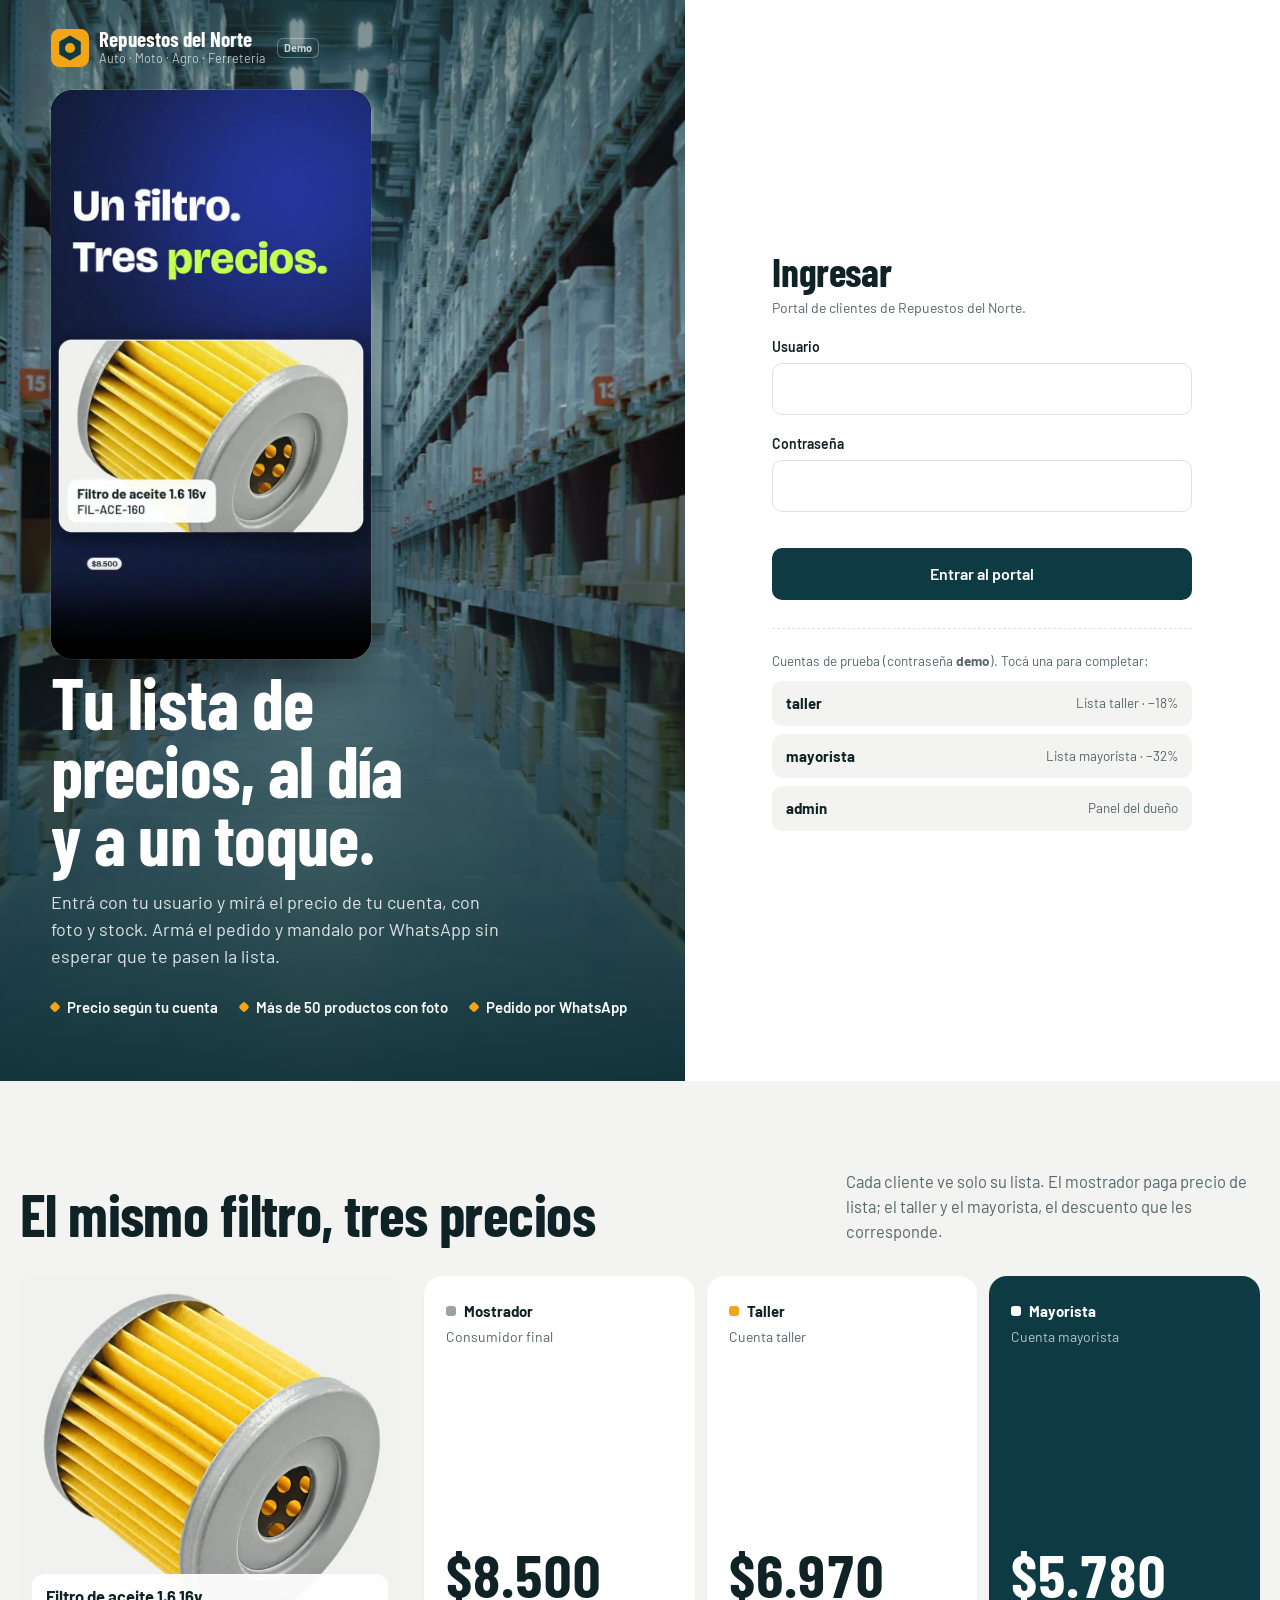
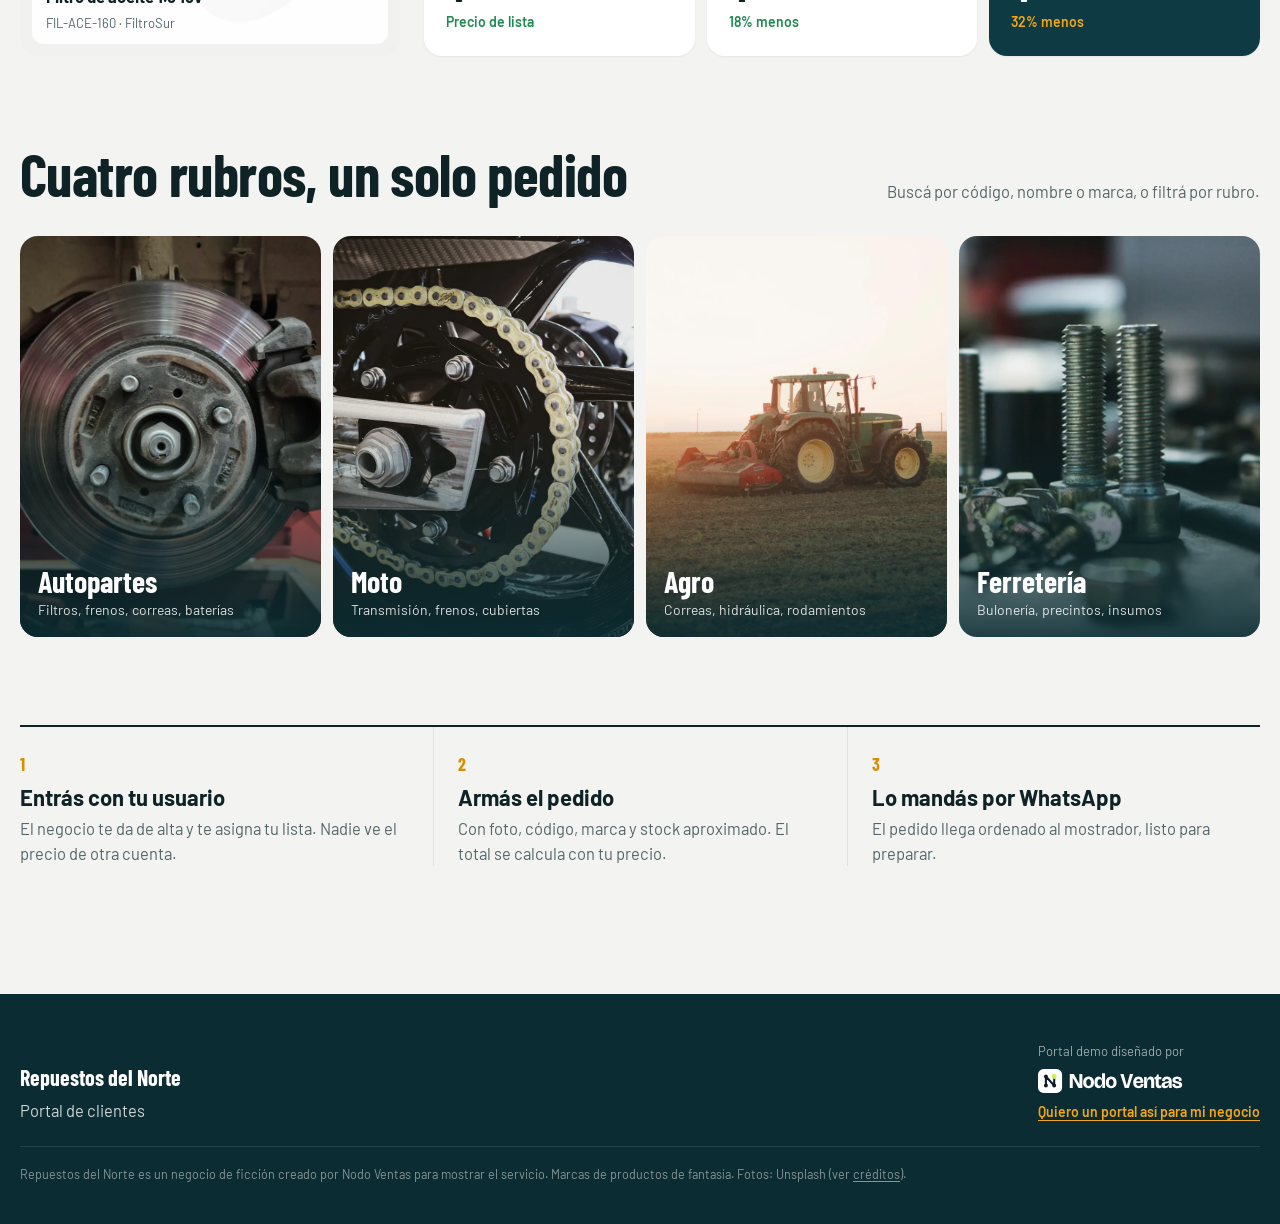
<file: index.html>
<!DOCTYPE html>
<html lang="es-AR">
<head>
  <meta charset="utf-8">
  <meta name="viewport" content="width=device-width, initial-scale=1, viewport-fit=cover">
  <title>Repuestos del Norte · Portal de clientes</title>
  <meta name="description" content="Portal de clientes de Repuestos del Norte: cada cliente entra con su usuario, ve su lista de precios con fotos y stock, y arma el pedido por WhatsApp. Sitio demo creado por Nodo Ventas.">
  <meta name="robots" content="noindex, nofollow">
  <meta name="theme-color" content="#0E3B43">
  <link rel="icon" href="favicon.svg" type="image/svg+xml">
  <link rel="preconnect" href="https://fonts.googleapis.com">
  <link rel="preconnect" href="https://fonts.gstatic.com" crossorigin>
  <link href="https://fonts.googleapis.com/css2?family=Barlow+Condensed:wght@600;700&family=Barlow:wght@400;500;600;700&display=swap" rel="stylesheet">
  <link rel="preload" as="image" href="img/fotos/deposito.webp">
  <link rel="stylesheet" href="css/app.css">
</head>
<body>
  <a class="skip" href="#login">Saltar al ingreso</a>
  <div class="landing">
    <section class="landing-photo on-dark">
      <img src="img/fotos/deposito.webp" alt="Depósito con estanterías altas llenas de mercadería" width="1800" height="1100" fetchpriority="high">
      <div class="landing-top">
        <a class="brand" href="index.html">
          <svg class="mark" viewBox="0 0 64 64" aria-hidden="true"><rect width="64" height="64" rx="14" fill="#F2A516"/><path d="M32 11l18.2 10.5v21L32 53 13.8 42.5v-21z" fill="#0E3B43"/><circle cx="32" cy="32" r="8.5" fill="#F2A516"/></svg>
          <span><b>Repuestos del Norte</b><small>Auto · Moto · Agro · Ferretería</small></span>
        </a>
        <a class="demo-tag" href="oferta/" title="Sitio demo hecho por Nodo Ventas">Demo</a>
      </div>
      <div class="hero-video">
        <video src="video/nodo_ventas_portal_repuestos_v2_9x16.mp4" poster="video/nodo_ventas_portal_repuestos_v2_poster.jpg" muted autoplay loop playsinline webkit-playsinline controls preload="metadata" title="Video de la demo Repuestos del Norte, hecha por Nodo Ventas"></video>
      </div>
      <div class="landing-copy">
        <h1>Tu lista de precios, al día y a un toque.</h1>
        <p>Entrá con tu usuario y mirá el precio de tu cuenta, con foto y stock. Armá el pedido y mandalo por WhatsApp sin esperar que te pasen la lista.</p>
        <ul class="landing-facts">
          <li>Precio según tu cuenta</li>
          <li>Más de 50 productos con foto</li>
          <li>Pedido por WhatsApp</li>
        </ul>
      </div>
    </section>

    <section class="landing-form" id="login">
      <div class="login-card">
        <h2>Ingresar</h2>
        <p class="hint">Portal de clientes de Repuestos del Norte.</p>
        <form id="login-form" novalidate>
          <label for="usuario">Usuario</label>
          <input class="field" id="usuario" name="usuario" autocomplete="username" autocapitalize="none" required>
          <label for="password">Contraseña</label>
          <input class="field" id="password" name="password" type="password" autocomplete="current-password" required>
          <p class="err" id="login-err" role="alert"></p>
          <button class="btn btn-primary" type="submit">Entrar al portal</button>
        </form>
        <div class="demo-users">
          <p>Cuentas de prueba (contraseña <b>demo</b>). Tocá una para completar:</p>
          <div class="chips">
            <button class="chip" type="button" data-user="taller"><b>taller</b><span>Lista taller · −18%</span></button>
            <button class="chip" type="button" data-user="mayorista"><b>mayorista</b><span>Lista mayorista · −32%</span></button>
            <button class="chip" type="button" data-user="admin"><b>admin</b><span>Panel del dueño</span></button>
          </div>
        </div>
      </div>
    </section>
  </div>

  <main>
    <section class="band">
      <div class="wrap">
        <div class="band-head">
          <h2>El mismo filtro, tres precios</h2>
          <p>Cada cliente ve solo su lista. El mostrador paga precio de lista; el taller y el mayorista, el descuento que les corresponde.</p>
        </div>
        <div class="compare">
          <figure class="compare-photo" style="margin:0">
            <img src="img/fotos/filtro-aceite.webp" alt="Filtro de aceite" loading="lazy" width="900" height="900">
            <figcaption><b id="cmp-name">Filtro de aceite 1.6 16v</b><span id="cmp-code">FIL-ACE-160 · FiltroSur</span></figcaption>
          </figure>
          <div class="tiers">
            <div class="tier t-c"><div><div class="tier-name"><i></i>Mostrador</div><div class="who">Consumidor final</div></div><div><div class="amt" id="cmp-c">$8.500</div><div class="off">Precio de lista</div></div></div>
            <div class="tier t-t"><div><div class="tier-name"><i></i>Taller</div><div class="who">Cuenta taller</div></div><div><div class="amt" id="cmp-t">$6.970</div><div class="off">18% menos</div></div></div>
            <div class="tier t-m"><div><div class="tier-name"><i></i>Mayorista</div><div class="who">Cuenta mayorista</div></div><div><div class="amt" id="cmp-m">$5.780</div><div class="off">32% menos</div></div></div>
          </div>
        </div>
      </div>
    </section>

    <section class="band" style="padding-top:0">
      <div class="wrap">
        <div class="band-head"><h2>Cuatro rubros, un solo pedido</h2><p>Buscá por código, nombre o marca, o filtrá por rubro.</p></div>
        <div class="rubros">
          <div class="rubro"><img src="img/fotos/freno-caliper.webp" alt="Disco y caliper de freno" loading="lazy"><div><h3>Autopartes</h3><span>Filtros, frenos, correas, baterías</span></div></div>
          <div class="rubro"><img src="img/fotos/moto-cadena.webp" alt="Cadena y corona de moto" loading="lazy"><div><h3>Moto</h3><span>Transmisión, frenos, cubiertas</span></div></div>
          <div class="rubro"><img src="img/fotos/tractor.webp" alt="Tractor trabajando en el campo" loading="lazy"><div><h3>Agro</h3><span>Correas, hidráulica, rodamientos</span></div></div>
          <div class="rubro"><img src="img/fotos/tornillos.webp" alt="Bulones y tuercas" loading="lazy"><div><h3>Ferretería</h3><span>Bulonería, precintos, insumos</span></div></div>
        </div>
      </div>
    </section>

    <section class="band" style="padding-top:0">
      <div class="wrap">
        <div class="how">
          <article><b>1</b><h3>Entrás con tu usuario</h3><p>El negocio te da de alta y te asigna tu lista. Nadie ve el precio de otra cuenta.</p></article>
          <article><b>2</b><h3>Armás el pedido</h3><p>Con foto, código, marca y stock aproximado. El total se calcula con tu precio.</p></article>
          <article><b>3</b><h3>Lo mandás por WhatsApp</h3><p>El pedido llega ordenado al mostrador, listo para preparar.</p></article>
        </div>
      </div>
    </section>
  </main>

  <footer class="site-foot">
    <div class="wrap">
      <div><b style="color:#fff;font-family:var(--display);font-size:22px">Repuestos del Norte</b><p style="margin-top:4px">Portal de clientes</p></div>
      <div class="made-by">
        <span>Portal demo diseñado por</span>
        <a href="oferta/" aria-label="Nodo Ventas, ver la oferta"><img src="img/nodo/nodo-ventas-logo-blanco.svg" alt="Nodo Ventas" width="146" height="24"></a>
        <a class="link" href="oferta/">Quiero un portal así para mi negocio</a>
      </div>
      <p class="legal">Repuestos del Norte es un negocio de ficción creado por Nodo Ventas para mostrar el servicio. Marcas de productos de fantasía. Fotos: Unsplash (ver <a href="CREDITS.md">créditos</a>).</p>
    </div>
  </footer>
  <script src="js/products.js"></script>
  <script src="js/core.js"></script>
  <script src="js/login.js"></script>
</body>
</html>
</file>
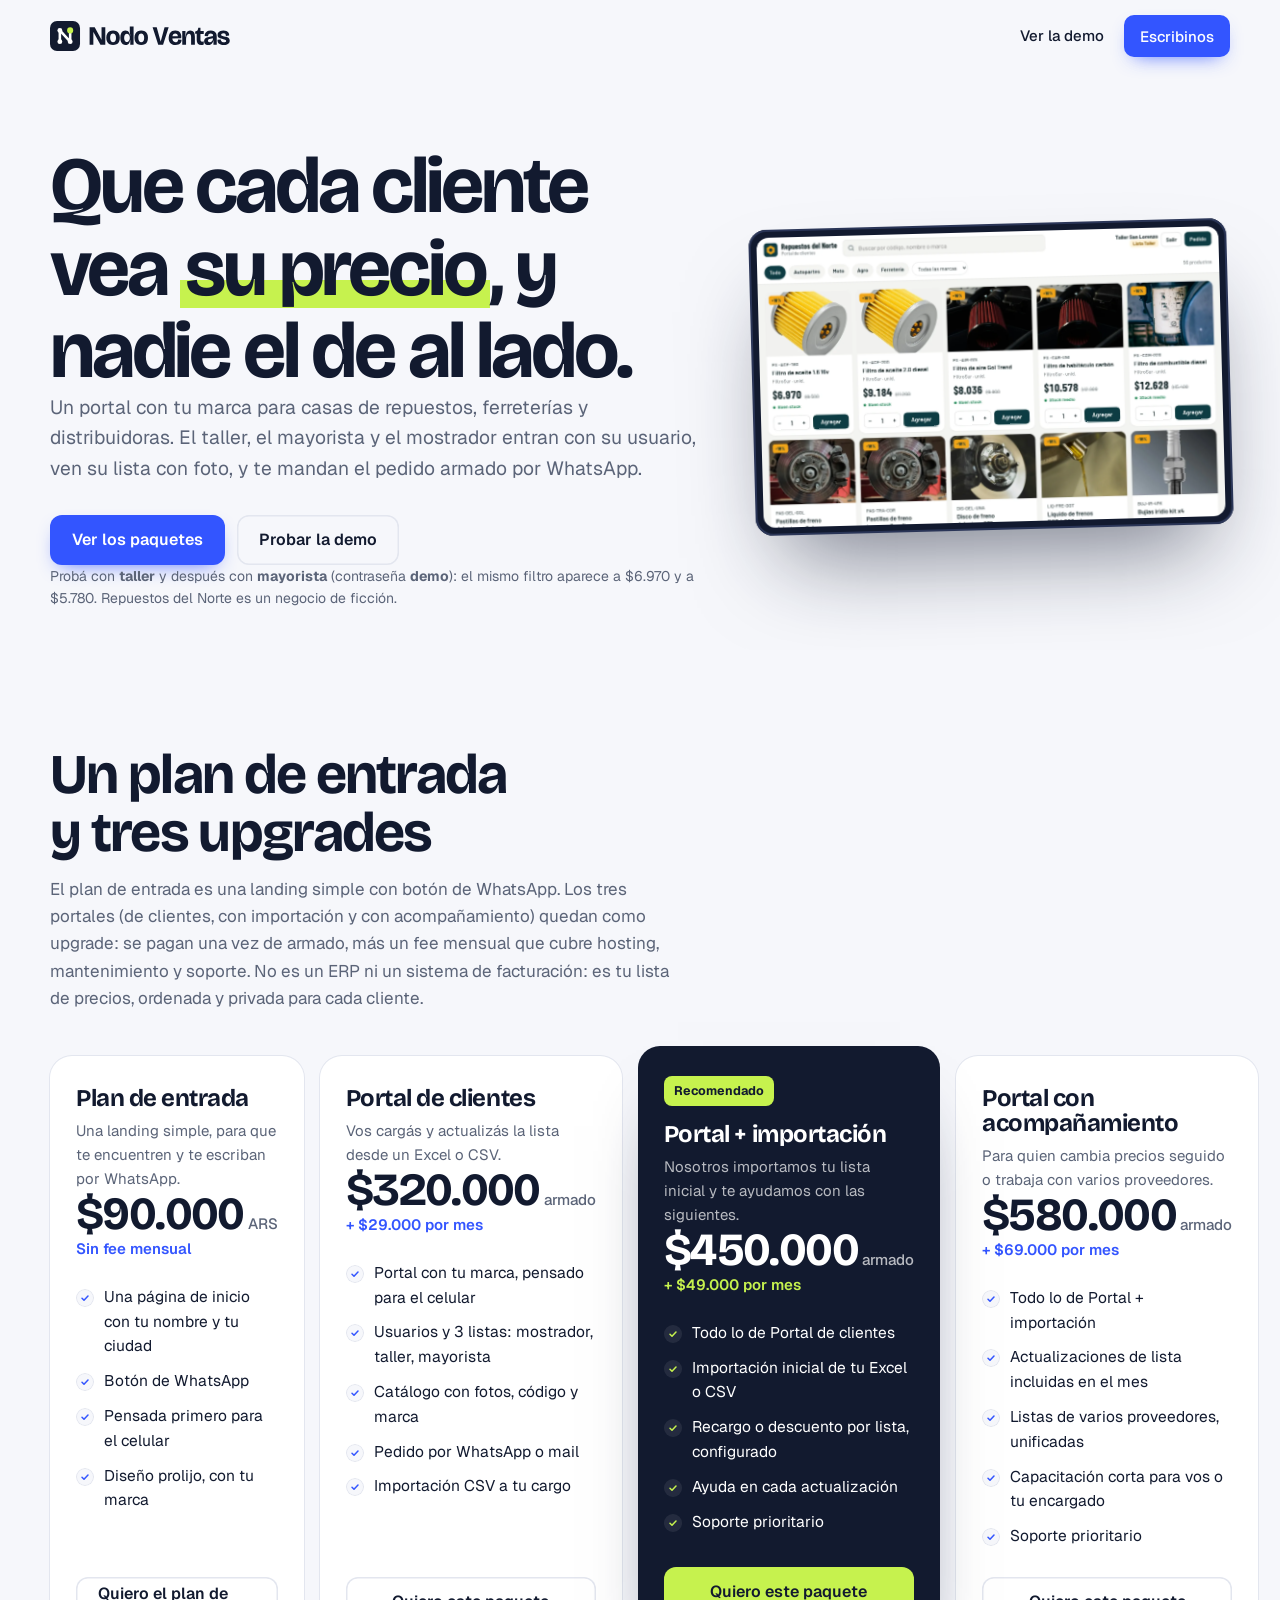
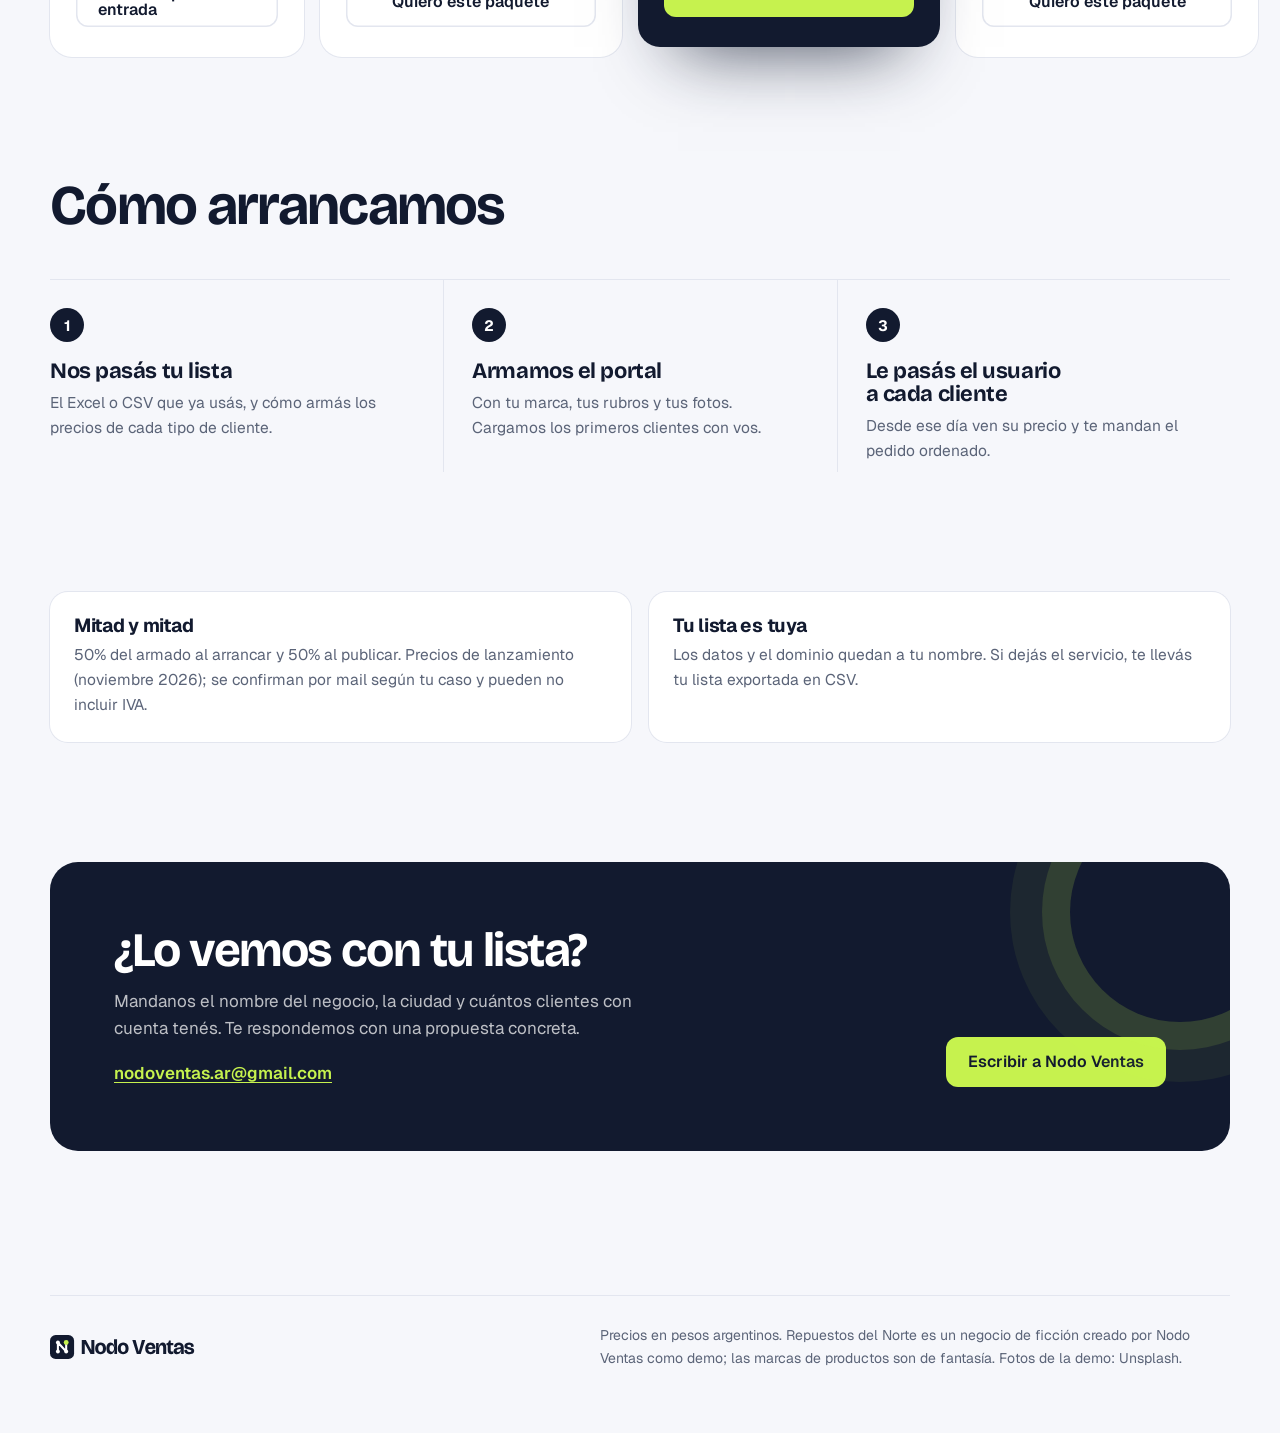
<file: oferta/index.html>
<!DOCTYPE html>
<html lang="es-AR">
<head>
  <meta charset="utf-8">
  <meta name="viewport" content="width=device-width, initial-scale=1">
  <title>Portal de precios para casas de repuestos · Nodo Ventas</title>
  <meta name="description" content="Nodo Ventas arma portales de precios para casas de repuestos, ferreterías y distribuidoras del interior: cada cliente entra con su usuario, ve su lista con fotos y manda el pedido por WhatsApp. Armado más fee mensual.">
  <meta name="robots" content="noindex, nofollow">
  <meta name="theme-color" content="#F6F7FB">
  <link rel="icon" href="../img/nodo/favicon.svg" type="image/svg+xml">
  <link rel="preconnect" href="https://fonts.googleapis.com">
  <link rel="preconnect" href="https://fonts.gstatic.com" crossorigin>
  <link href="https://fonts.googleapis.com/css2?family=Bricolage+Grotesque:opsz,wght@12..96,600..800&family=Geist:wght@400..700&display=swap" rel="stylesheet">
  <link rel="stylesheet" href="../nodo.css">
</head>
<body class="nv">
  <header class="nv-header">
    <div class="nv-wrap">
      <a class="nv-logo" href="./"><img src="../img/nodo/nodo-ventas-logo.svg" alt="Nodo Ventas" width="182" height="30"></a>
      <nav class="nv-nav">
        <a class="nv-hide-sm" href="../">Ver la demo</a>
        <a class="nv-btn nv-btn-primary" href="mailto:nodoventas.ar@gmail.com?subject=Portal%20de%20precios%20para%20mi%20negocio">Escribinos</a>
      </nav>
    </div>
  </header>

  <main>
    <section class="nv-hero">
      <div class="nv-wrap">
        <div>
          <h1>Que cada cliente vea <span class="nv-mark">su precio</span>, y nadie el de al lado.</h1>
          <p class="nv-lead">Un portal con tu marca para casas de repuestos, ferreterías y distribuidoras. El taller, el mayorista y el mostrador entran con su usuario, ven su lista con foto, y te mandan el pedido armado por WhatsApp.</p>
          <div class="nv-cta-row">
            <a class="nv-btn nv-btn-primary" href="#paquetes">Ver los paquetes</a>
            <a class="nv-btn nv-btn-line" href="../">Probar la demo</a>
          </div>
          <p class="nv-note">Probá con <b>taller</b> y después con <b>mayorista</b> (contraseña <b>demo</b>): el mismo filtro aparece a $6.970 y a $5.780. Repuestos del Norte es un negocio de ficción.</p>
        </div>
        <div class="nv-device nv-device-wide"><img src="../img/nodo/demo-catalogo.webp" alt="Catálogo del portal con precios de la lista taller" width="1280" height="820"></div>
      </div>
    </section>

    <section class="nv-section" id="paquetes">
      <div class="nv-wrap">
        <div class="nv-head">
          <h2>Un plan de entrada y tres upgrades</h2>
          <p>El plan de entrada es una landing simple con botón de WhatsApp. Los tres portales (de clientes, con importación y con acompañamiento) quedan como upgrade: se pagan una vez de armado, más un fee mensual que cubre hosting, mantenimiento y soporte. No es un ERP ni un sistema de facturación: es tu lista de precios, ordenada y privada para cada cliente.</p>
        </div>
        <div class="nv-plans">
          <article class="nv-plan">
            <h3>Plan de entrada</h3>
            <p class="nv-for">Una landing simple, para que te encuentren y te escriban por WhatsApp.</p>
            <p class="nv-price">$90.000<small>ARS</small></p>
            <p class="nv-fee">Sin fee mensual</p>
            <ul>
              <li>Una página de inicio con tu nombre y tu ciudad</li>
              <li>Botón de WhatsApp</li>
              <li>Pensada primero para el celular</li>
              <li>Diseño prolijo, con tu marca</li>
            </ul>
            <a class="nv-btn nv-btn-line" href="mailto:nodoventas.ar@gmail.com?subject=Plan%20de%20entrada">Quiero el plan de entrada</a>
          </article>
          <article class="nv-plan">
            <h3>Portal de clientes</h3>
            <p class="nv-for">Vos cargás y actualizás la lista desde un Excel o CSV.</p>
            <p class="nv-price">$320.000<small>armado</small></p>
            <p class="nv-fee">+ $29.000 por mes</p>
            <ul>
              <li>Portal con tu marca, pensado para el celular</li>
              <li>Usuarios y 3 listas: mostrador, taller, mayorista</li>
              <li>Catálogo con fotos, código y marca</li>
              <li>Pedido por WhatsApp o mail</li>
              <li>Importación CSV a tu cargo</li>
            </ul>
            <a class="nv-btn nv-btn-line" href="mailto:nodoventas.ar@gmail.com?subject=Paquete%20Portal%20de%20clientes">Quiero este paquete</a>
          </article>
          <article class="nv-plan nv-featured">
            <span class="nv-flag">Recomendado</span>
            <h3>Portal + importación</h3>
            <p class="nv-for">Nosotros importamos tu lista inicial y te ayudamos con las siguientes.</p>
            <p class="nv-price">$450.000<small>armado</small></p>
            <p class="nv-fee">+ $49.000 por mes</p>
            <ul>
              <li>Todo lo de Portal de clientes</li>
              <li>Importación inicial de tu Excel o CSV</li>
              <li>Recargo o descuento por lista, configurado</li>
              <li>Ayuda en cada actualización</li>
              <li>Soporte prioritario</li>
            </ul>
            <a class="nv-btn nv-btn-lime" href="mailto:nodoventas.ar@gmail.com?subject=Paquete%20Portal%20%2B%20importacion">Quiero este paquete</a>
          </article>
          <article class="nv-plan">
            <h3>Portal con acompañamiento</h3>
            <p class="nv-for">Para quien cambia precios seguido o trabaja con varios proveedores.</p>
            <p class="nv-price">$580.000<small>armado</small></p>
            <p class="nv-fee">+ $69.000 por mes</p>
            <ul>
              <li>Todo lo de Portal + importación</li>
              <li>Actualizaciones de lista incluidas en el mes</li>
              <li>Listas de varios proveedores, unificadas</li>
              <li>Capacitación corta para vos o tu encargado</li>
              <li>Soporte prioritario</li>
            </ul>
            <a class="nv-btn nv-btn-line" href="mailto:nodoventas.ar@gmail.com?subject=Paquete%20Portal%20con%20acompanamiento">Quiero este paquete</a>
          </article>
        </div>
      </div>
    </section>

    <section class="nv-section" style="padding-top:24px">
      <div class="nv-wrap">
        <div class="nv-head"><h2>Cómo arrancamos</h2></div>
        <div class="nv-steps">
          <div class="nv-step"><h3>Nos pasás tu lista</h3><p>El Excel o CSV que ya usás, y cómo armás los precios de cada tipo de cliente.</p></div>
          <div class="nv-step"><h3>Armamos el portal</h3><p>Con tu marca, tus rubros y tus fotos. Cargamos los primeros clientes con vos.</p></div>
          <div class="nv-step"><h3>Le pasás el usuario a cada cliente</h3><p>Desde ese día ven su precio y te mandan el pedido ordenado.</p></div>
        </div>
      </div>
    </section>

    <section class="nv-section" style="padding-top:24px">
      <div class="nv-wrap nv-terms">
        <div class="nv-term"><h3>Mitad y mitad</h3><p>50% del armado al arrancar y 50% al publicar. Precios de lanzamiento (noviembre 2026); se confirman por mail según tu caso y pueden no incluir IVA.</p></div>
        <div class="nv-term"><h3>Tu lista es tuya</h3><p>Los datos y el dominio quedan a tu nombre. Si dejás el servicio, te llevás tu lista exportada en CSV.</p></div>
      </div>
    </section>

    <section class="nv-section" style="padding-top:24px">
      <div class="nv-wrap">
        <div class="nv-cta">
          <div>
            <h2>¿Lo vemos con tu lista?</h2>
            <p>Mandanos el nombre del negocio, la ciudad y cuántos clientes con cuenta tenés. Te respondemos con una propuesta concreta.</p>
            <a class="nv-mail" href="mailto:nodoventas.ar@gmail.com">nodoventas.ar@gmail.com</a>
          </div>
          <a class="nv-btn nv-btn-lime" href="mailto:nodoventas.ar@gmail.com?subject=Portal%20de%20precios%20para%20mi%20negocio">Escribir a Nodo Ventas</a>
        </div>
      </div>
    </section>
  </main>

  <footer class="nv-footer">
    <div class="nv-wrap">
      <img src="../img/nodo/nodo-ventas-logo.svg" alt="Nodo Ventas" width="146" height="24">
      <p class="nv-disclaimer">Precios en pesos argentinos. Repuestos del Norte es un negocio de ficción creado por Nodo Ventas como demo; las marcas de productos son de fantasía. Fotos de la demo: Unsplash.</p>
    </div>
  </footer>
  <script>
    const h = document.querySelector(".nv-header");
    addEventListener("scroll", () => h.classList.toggle("scrolled", scrollY > 8), { passive: true });
  </script>
</body>
</html>
</file>
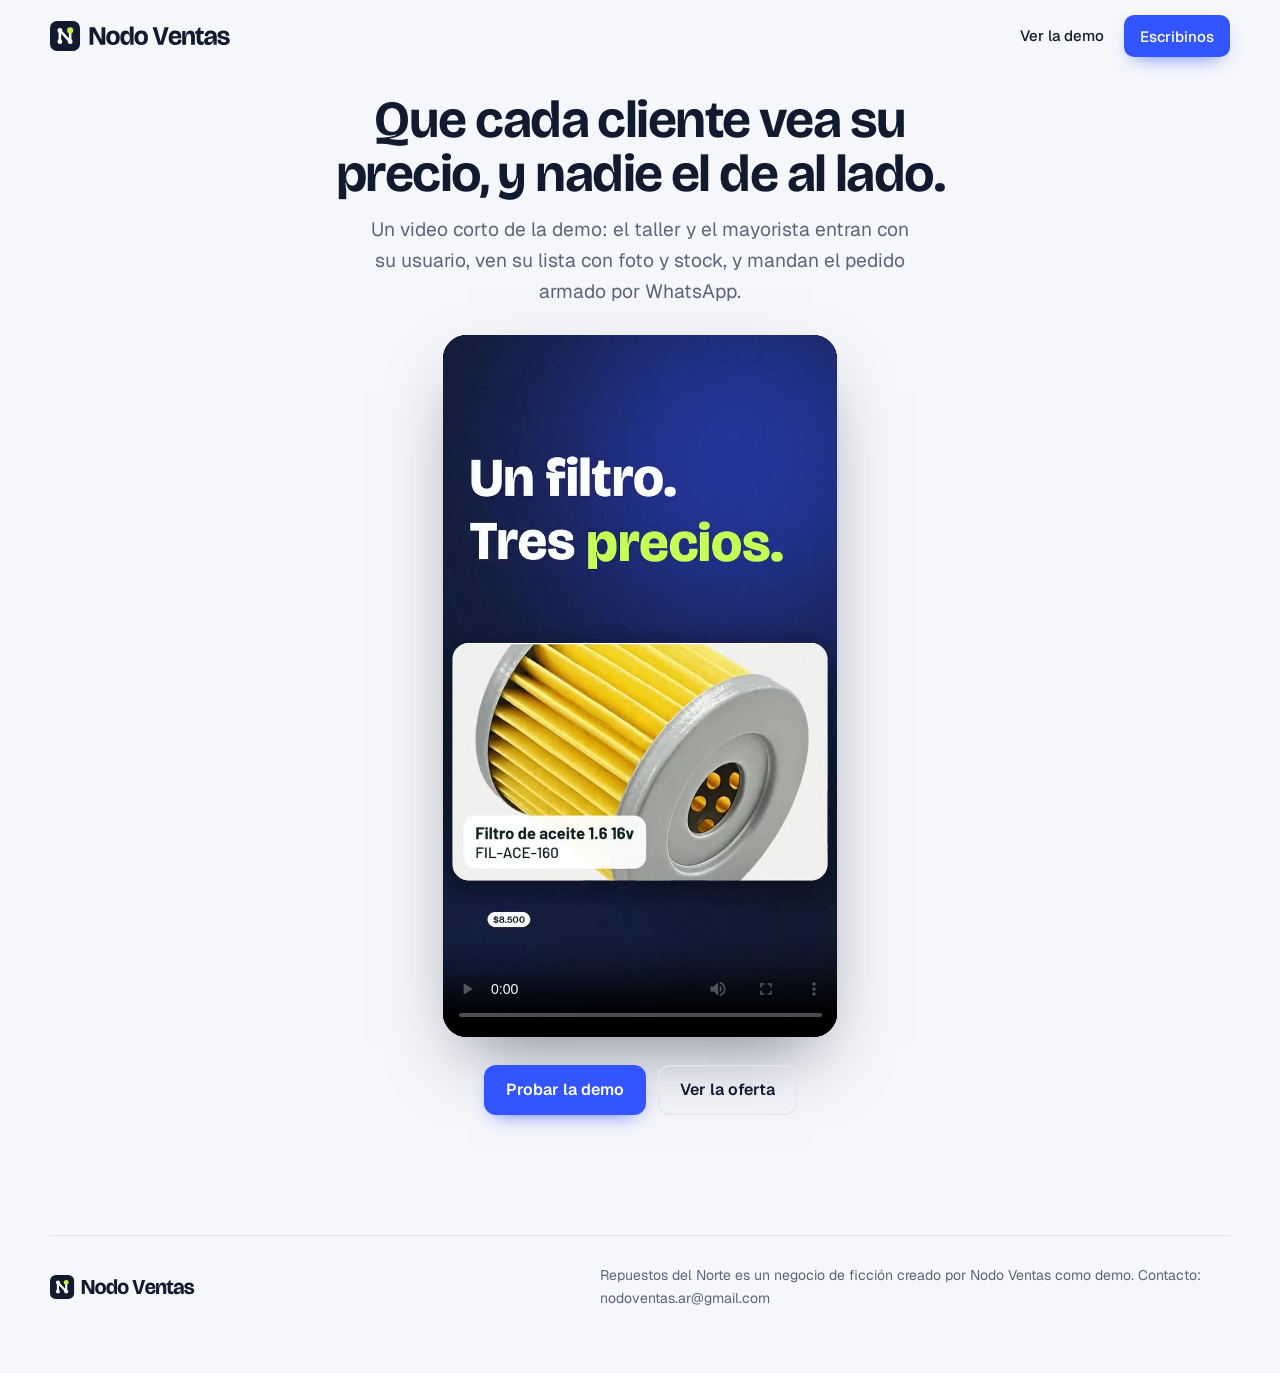
<file: video/index.html>
<!DOCTYPE html>
<html lang="es-AR">
<head>
  <meta charset="utf-8">
  <meta name="viewport" content="width=device-width, initial-scale=1, viewport-fit=cover">
  <title>Video · Portal de precios para casas de repuestos · Nodo Ventas</title>
  <meta name="description" content="Mirá en un minuto cómo queda un portal de precios: cada cliente entra con su usuario, ve su lista con foto y manda el pedido por WhatsApp. Demo de Nodo Ventas.">
  <meta name="robots" content="noindex, nofollow">
  <meta name="theme-color" content="#F6F7FB">
  <link rel="icon" href="../img/nodo/favicon.svg" type="image/svg+xml">
  <link rel="preconnect" href="https://fonts.googleapis.com">
  <link rel="preconnect" href="https://fonts.gstatic.com" crossorigin>
  <link href="https://fonts.googleapis.com/css2?family=Bricolage+Grotesque:opsz,wght@12..96,600..800&family=Geist:wght@400..700&display=swap" rel="stylesheet">
  <link rel="stylesheet" href="../nodo.css">
</head>
<body class="nv">
  <header class="nv-header">
    <div class="nv-wrap">
      <a class="nv-logo" href="../oferta/"><img src="../img/nodo/nodo-ventas-logo.svg" alt="Nodo Ventas" width="182" height="30"></a>
      <nav class="nv-nav">
        <a class="nv-hide-sm" href="../">Ver la demo</a>
        <a class="nv-btn nv-btn-primary" href="mailto:nodoventas.ar@gmail.com?subject=Portal%20de%20precios%20para%20mi%20negocio">Escribinos</a>
      </nav>
    </div>
  </header>

  <main class="nv-watch">
    <div class="nv-wrap">
      <h1>Que cada cliente vea <span class="nv-mark">su precio</span>, y nadie el de al lado.</h1>
      <p class="nv-lead">Un video corto de la demo: el taller y el mayorista entran con su usuario, ven su lista con foto y stock, y mandan el pedido armado por WhatsApp.</p>
      <div class="nv-player">
        <video src="nodo_ventas_portal_repuestos_v2_9x16.mp4" poster="nodo_ventas_portal_repuestos_v2_poster.jpg" controls playsinline webkit-playsinline preload="metadata" title="Video de la demo Repuestos del Norte, hecha por Nodo Ventas"></video>
      </div>
      <div class="nv-cta-row">
        <a class="nv-btn nv-btn-primary" href="../">Probar la demo</a>
        <a class="nv-btn nv-btn-line" href="../oferta/">Ver la oferta</a>
      </div>
    </div>
  </main>

  <footer class="nv-footer">
    <div class="nv-wrap">
      <img src="../img/nodo/nodo-ventas-logo.svg" alt="Nodo Ventas" width="146" height="24">
      <p class="nv-disclaimer">Repuestos del Norte es un negocio de ficción creado por Nodo Ventas como demo. Contacto: nodoventas.ar@gmail.com</p>
    </div>
  </footer>
  <script>
    const h = document.querySelector(".nv-header");
    addEventListener("scroll", () => h.classList.toggle("scrolled", scrollY > 8), { passive: true });
  </script>
</body>
</html>
</file>
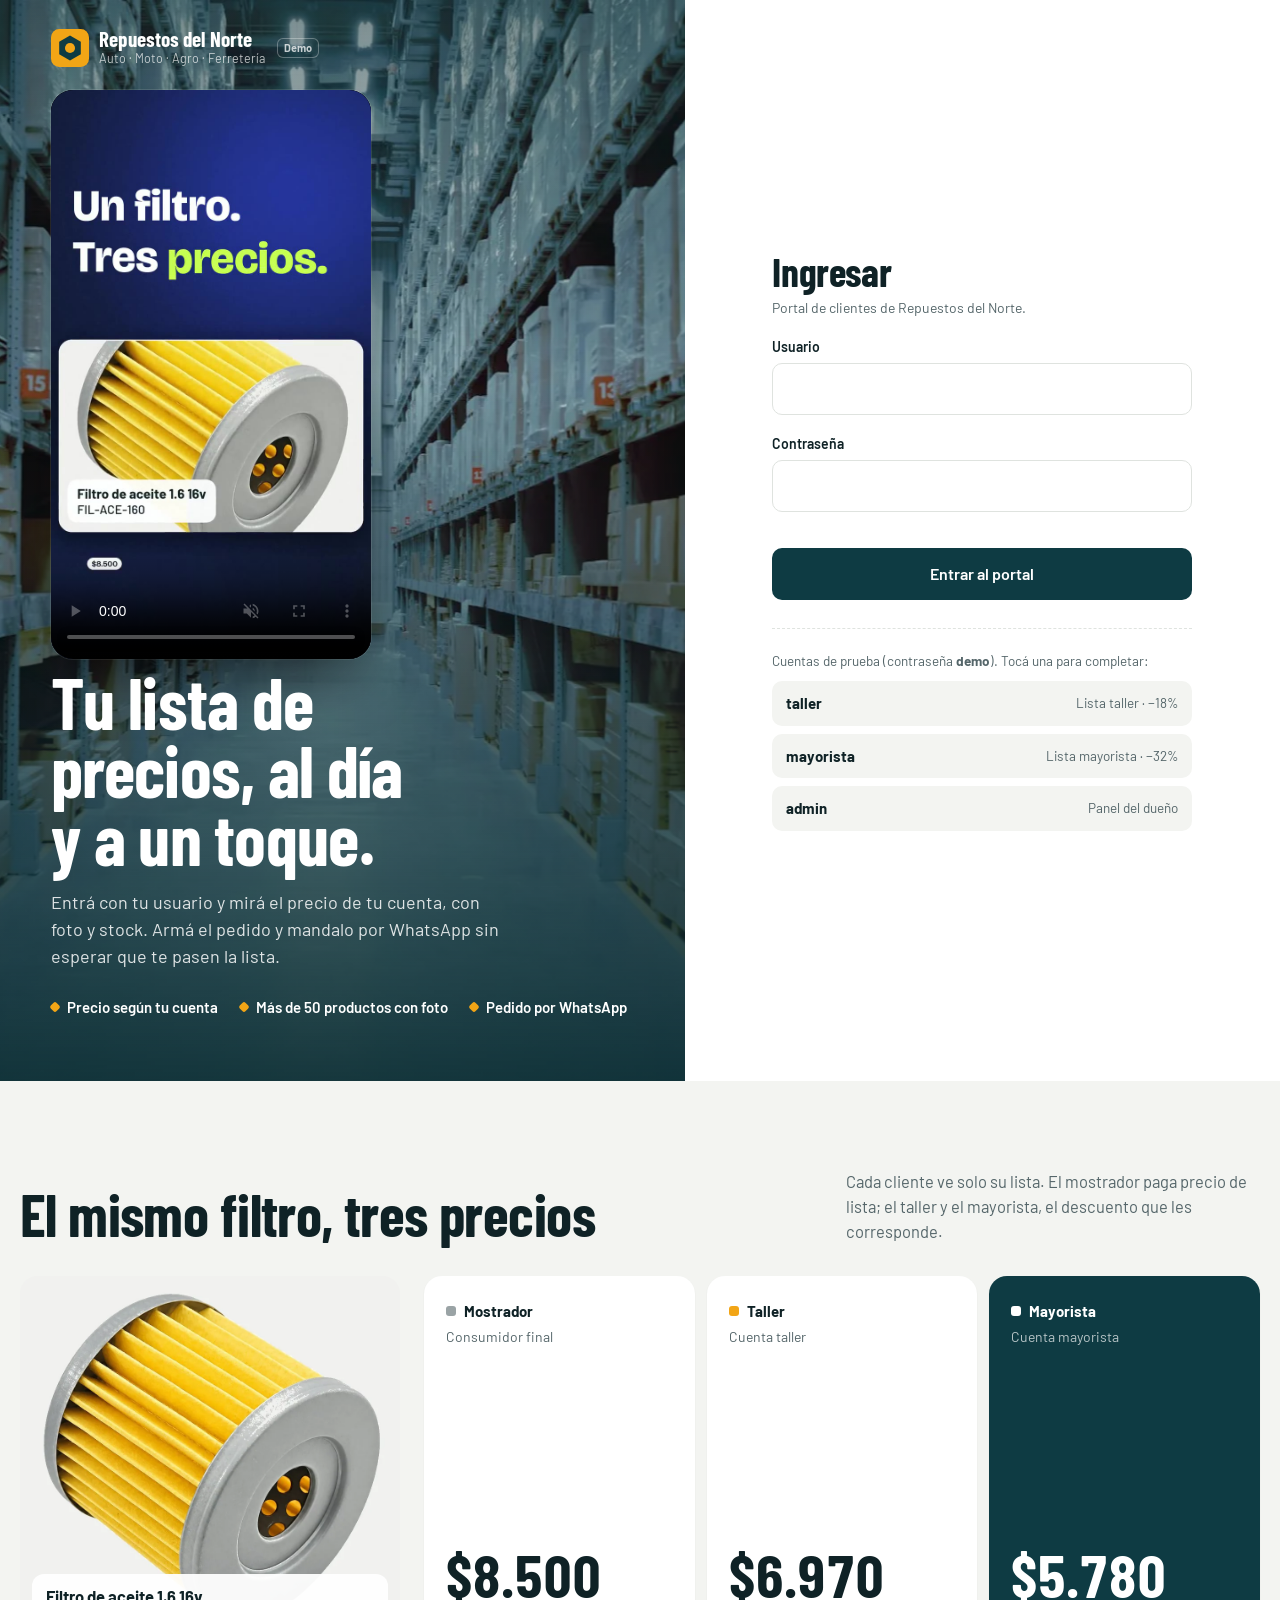
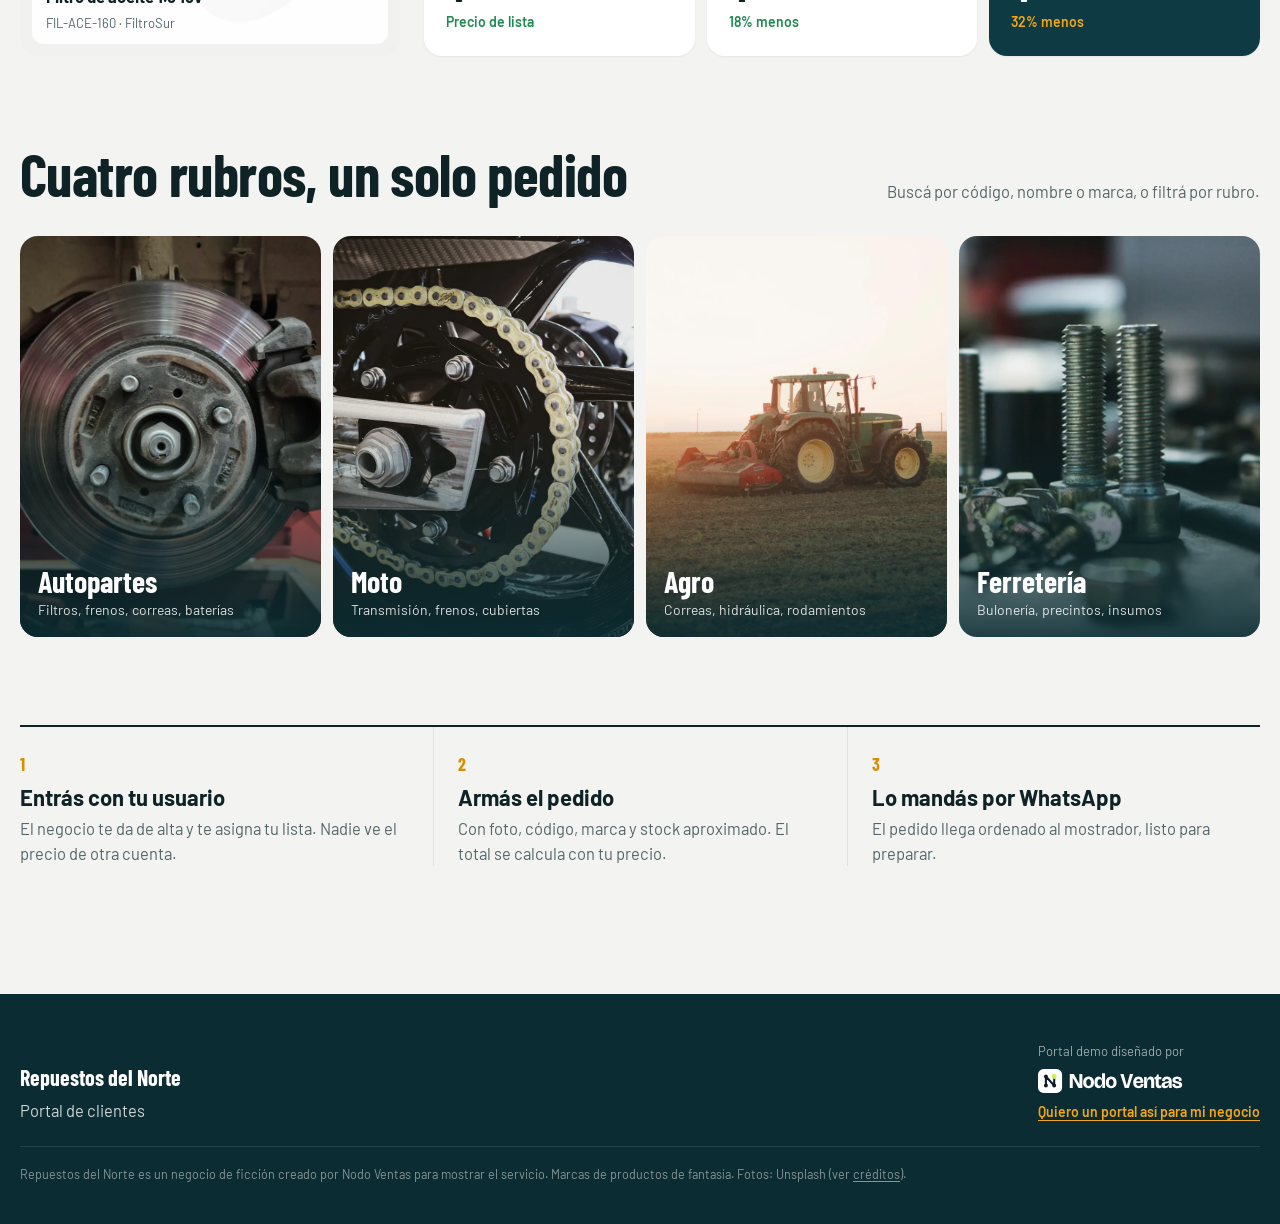
<file: admin.html>
<!DOCTYPE html>
<html lang="es-AR">
<head>
  <meta charset="utf-8">
  <meta name="viewport" content="width=device-width, initial-scale=1">
  <title>Panel del dueño · Repuestos del Norte</title>
  <meta name="robots" content="noindex, nofollow">
  <link rel="icon" href="favicon.svg" type="image/svg+xml">
  <link rel="preconnect" href="https://fonts.googleapis.com">
  <link rel="preconnect" href="https://fonts.gstatic.com" crossorigin>
  <link href="https://fonts.googleapis.com/css2?family=Barlow+Condensed:wght@600;700&family=Barlow:wght@400;500;600;700&display=swap" rel="stylesheet">
  <link rel="stylesheet" href="css/app.css">
</head>
<body>
  <header class="app-head">
    <div class="wrap">
      <div class="row">
        <a class="brand" href="admin.html">
          <svg class="mark" viewBox="0 0 64 64" aria-hidden="true"><rect width="64" height="64" rx="14" fill="#0E3B43"/><path d="M32 11l18.2 10.5v21L32 53 13.8 42.5v-21z" fill="#F2A516"/><circle cx="32" cy="32" r="8.5" fill="#0E3B43"/></svg>
          <span><b>Panel del dueño</b><small id="who-name"></small></span>
        </a>
        <div class="who" style="margin-left:auto">
          <a class="btn btn-ghost btn-sm" href="catalogo.html">Ver catálogo</a>
          <button class="btn btn-ghost btn-sm" type="button" id="btn-salir">Salir</button>
        </div>
      </div>
    </div>
  </header>
  <main class="wrap">
    <div class="tabs" role="tablist">
      <button class="tab" type="button" data-tab="tab-clientes" aria-selected="true">Clientes</button>
      <button class="tab" type="button" data-tab="tab-listas" aria-selected="false">Recargos y descuentos</button>
      <button class="tab" type="button" data-tab="tab-import" aria-selected="false">Importar CSV</button>
    </div>

    <section class="panel active" id="tab-clientes">
      <h2>Clientes y listas</h2>
      <p class="meta" style="margin:8px 0 16px">Creá un cliente y asignale la lista que tiene que ver. Los tres usuarios de la demo ya están cargados.</p>
      <form id="form-cliente" class="form-grid">
        <div><label for="c-nombre">Nombre del cliente</label><input id="c-nombre" required placeholder="Taller El Cruce"></div>
        <div><label for="c-usuario">Usuario</label><input id="c-usuario" required placeholder="elcruce"></div>
        <div><label for="c-pass">Contraseña</label><input id="c-pass" placeholder="demo"></div>
        <div><label for="c-lista">Lista de precios</label>
          <select id="c-lista">
            <option value="mostrador">Mostrador (consumidor final)</option>
            <option value="taller">Taller / gremio</option>
            <option value="mayorista">Mayorista / revendedor</option>
          </select>
        </div>
        <div class="full"><button class="btn btn-primary" type="submit">Guardar cliente</button></div>
      </form>
      <p class="meta" id="c-msg"></p>
      <div class="table-wrap">
        <table class="data">
          <thead><tr><th>Usuario</th><th>Nombre</th><th>Rol</th><th>Lista</th></tr></thead>
          <tbody id="clientes-body"></tbody>
        </table>
      </div>
    </section>

    <section class="panel" id="tab-listas">
      <h2>Recargo o descuento por lista</h2>
      <p class="meta" style="margin:8px 0 16px">Se aplica sobre el precio de mostrador. Un número negativo es descuento (el taller y el mayorista de la demo entran con −18% y −32%).</p>
      <div class="rates">
        <div class="rate-card"><b>Mostrador</b><label for="r-mostrador">% sobre lista</label><input id="r-mostrador" type="number" step="1"></div>
        <div class="rate-card"><b>Taller</b><label for="r-taller">% sobre lista</label><input id="r-taller" type="number" step="1"></div>
        <div class="rate-card"><b>Mayorista</b><label for="r-mayorista">% sobre lista</label><input id="r-mayorista" type="number" step="1"></div>
      </div>
      <button class="btn btn-primary" type="button" id="btn-rates" style="margin:16px 0">Guardar porcentajes</button>
      <p class="meta" id="rates-msg"></p>
      <h3 style="margin:20px 0 10px">Vista previa de un recorte</h3>
      <div class="table-wrap">
        <table class="data">
          <thead><tr><th>Código</th><th>Producto</th><th>Mostrador</th><th>Taller</th><th>Mayorista</th></tr></thead>
          <tbody id="preview-body"></tbody>
        </table>
      </div>
    </section>

    <section class="panel" id="tab-import">
      <h2>Actualizar la lista desde un CSV</h2>
      <p class="meta" style="margin:8px 0 16px">Columnas: codigo, nombre, marca, rubro, precio_mostrador, stock, unidad. Si el código ya existe, se actualiza; si no, se agrega. Todo queda en este navegador.</p>
      <p style="margin-bottom:14px"><a class="btn btn-ghost btn-sm" href="data/lista-ejemplo.csv" download>Bajar CSV de ejemplo</a> <span class="hint" style="margin-left:8px">Demo: todo queda en este navegador.</span></p>
      <div class="drop" id="drop">
        <p>Arrastrá el archivo acá o elegilo</p>
        <input id="csv-file" type="file" accept=".csv,text/csv" style="margin:12px auto;display:block">
      </div>
      <p class="meta" id="import-msg" style="margin:12px 0"></p>
      <div class="table-wrap">
        <table class="data">
          <thead><tr><th>Código</th><th>Nombre</th><th>Marca</th><th>Mostrador</th><th>Stock</th></tr></thead>
          <tbody id="import-preview"></tbody>
        </table>
      </div>
      <div style="display:flex;gap:8px;flex-wrap:wrap;margin:16px 0 32px">
        <button class="btn btn-amber" type="button" id="btn-apply" disabled>Confirmar importación</button>
        <button class="btn btn-ghost" type="button" id="btn-reset">Volver a la lista original</button>
      </div>
    </section>
  </main>
  <script src="js/products.js"></script>
  <script src="js/core.js"></script>
  <script src="js/admin.js"></script>
</body>
</html>
</file>
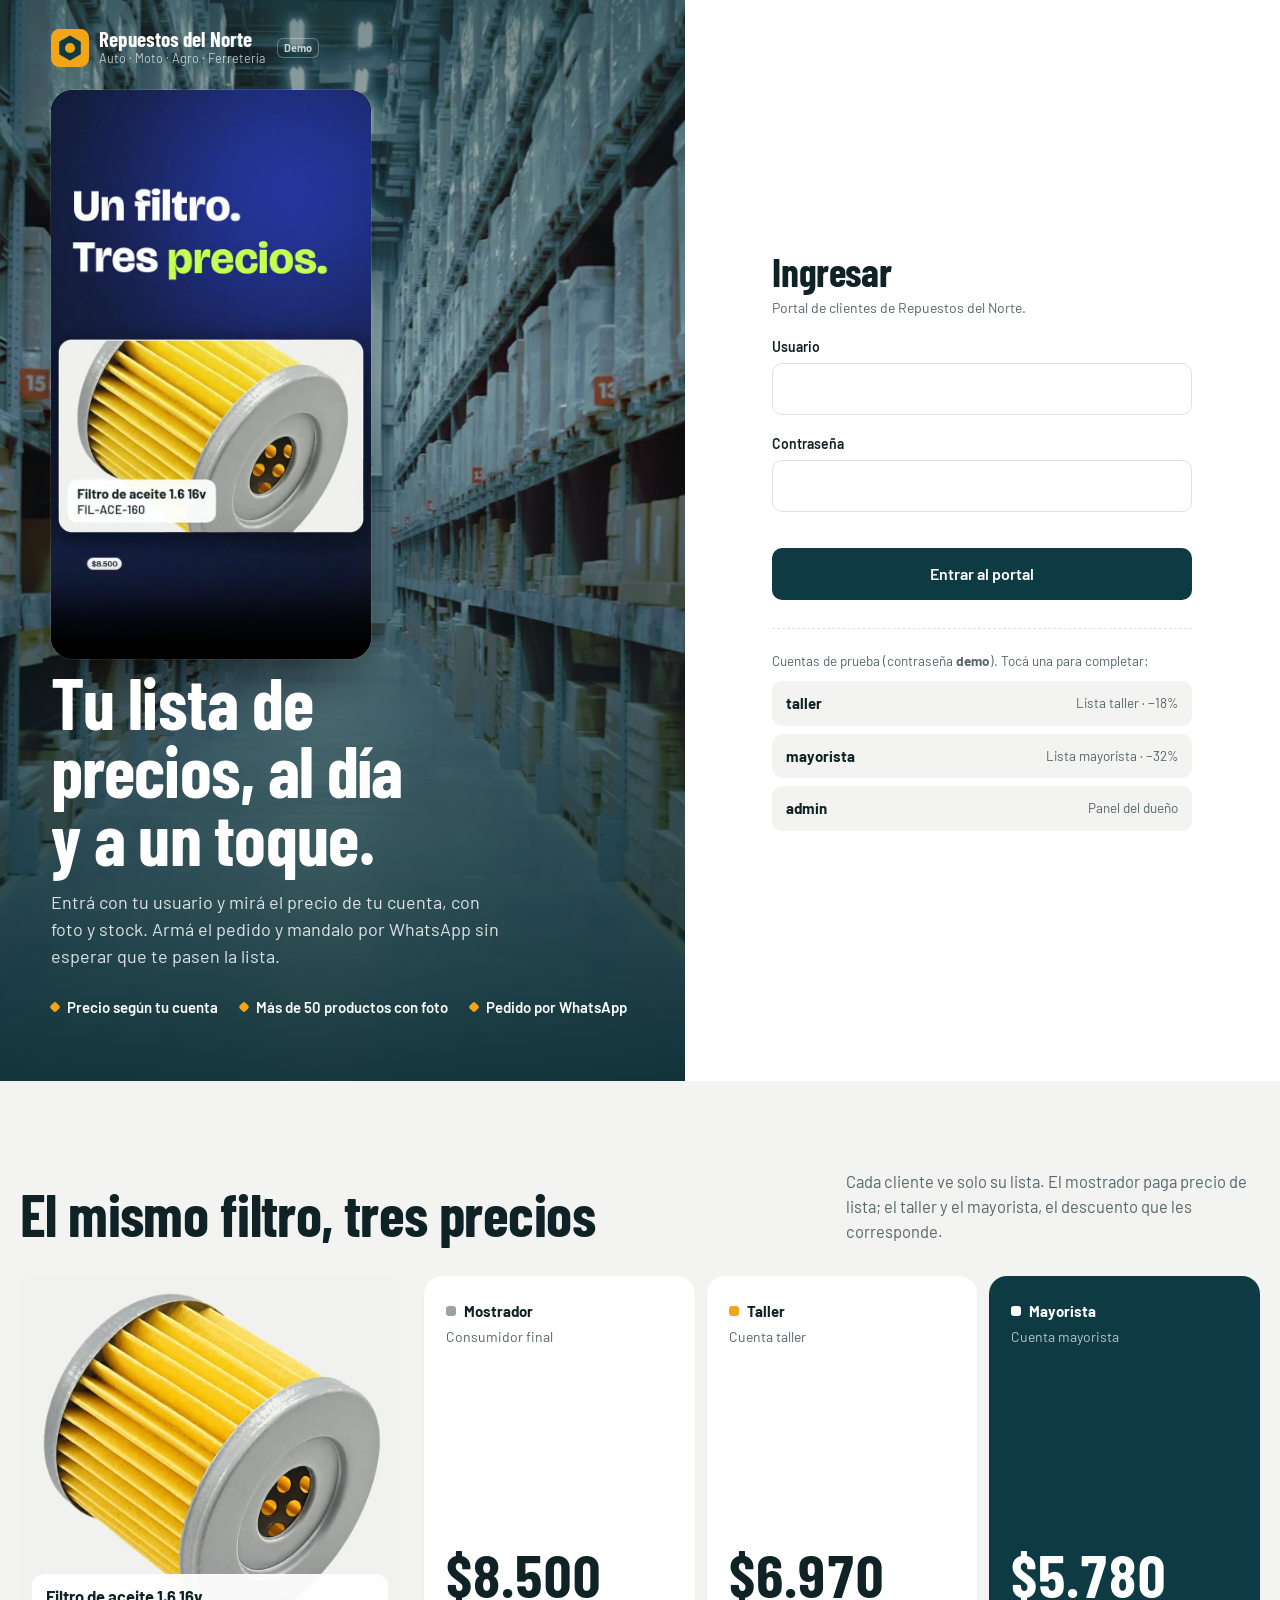
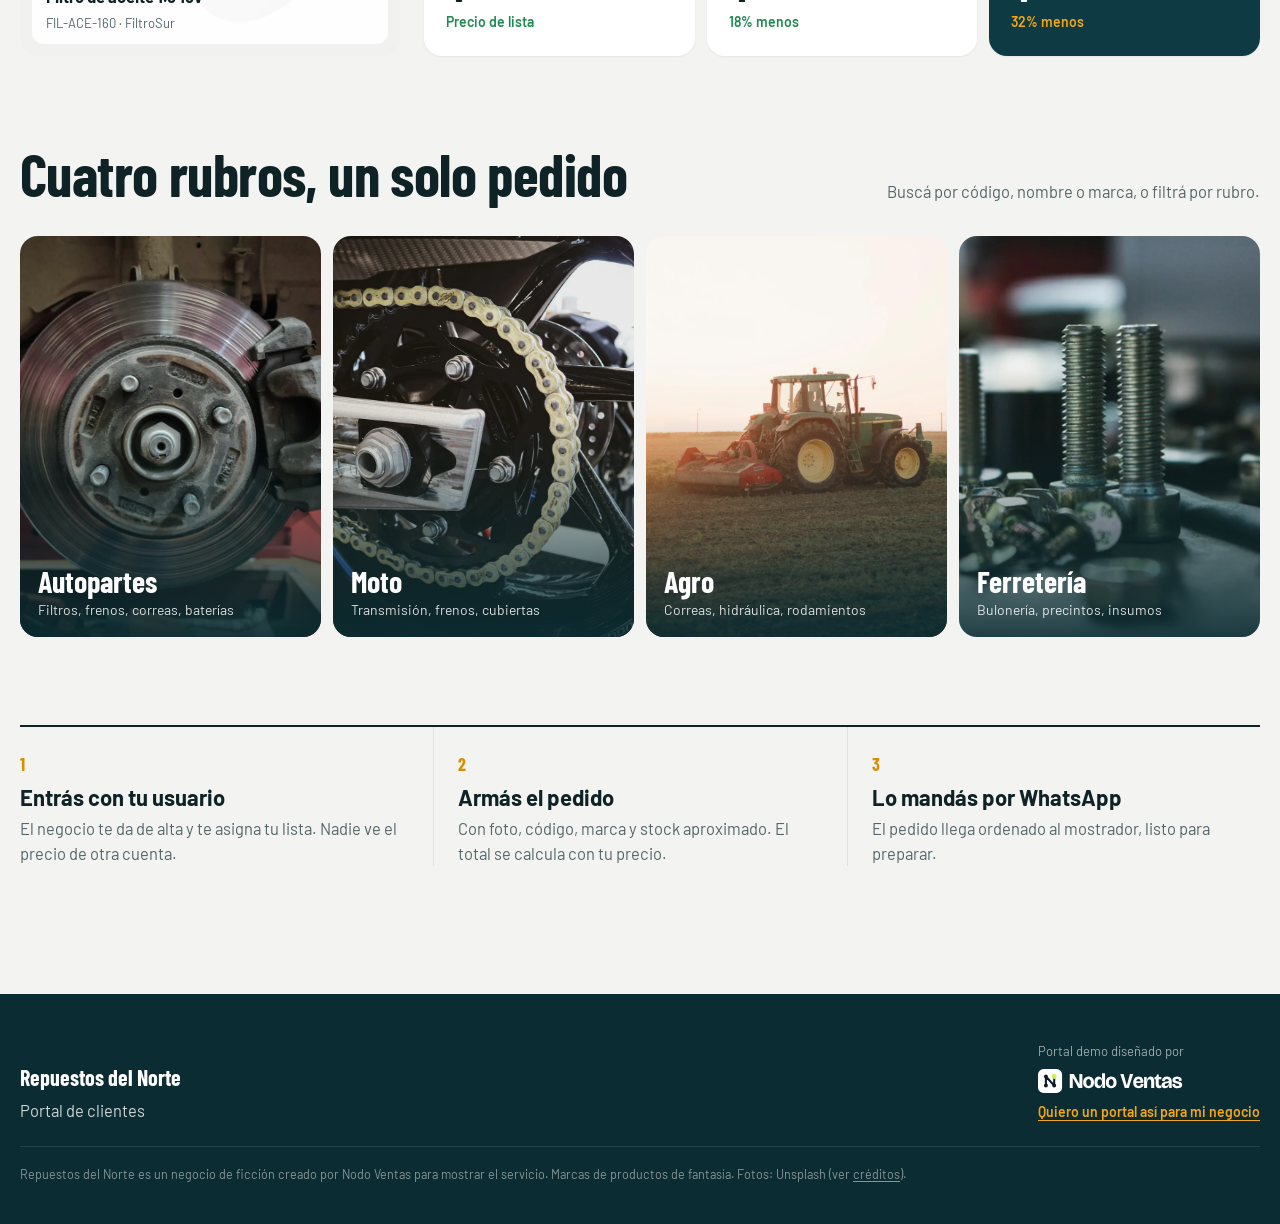
<file: catalogo.html>
<!DOCTYPE html>
<html lang="es-AR">
<head>
  <meta charset="utf-8">
  <meta name="viewport" content="width=device-width, initial-scale=1, viewport-fit=cover">
  <title>Catálogo · Repuestos del Norte</title>
  <meta name="robots" content="noindex, nofollow">
  <meta name="theme-color" content="#FFFFFF">
  <link rel="icon" href="favicon.svg" type="image/svg+xml">
  <link rel="preconnect" href="https://fonts.googleapis.com">
  <link rel="preconnect" href="https://fonts.gstatic.com" crossorigin>
  <link href="https://fonts.googleapis.com/css2?family=Barlow+Condensed:wght@600;700&family=Barlow:wght@400;500;600;700&display=swap" rel="stylesheet">
  <link rel="stylesheet" href="css/app.css">
</head>
<body>
  <header class="app-head">
    <div class="wrap">
      <div class="row">
        <a class="brand" href="catalogo.html">
          <svg class="mark" viewBox="0 0 64 64" aria-hidden="true"><rect width="64" height="64" rx="14" fill="#0E3B43"/><path d="M32 11l18.2 10.5v21L32 53 13.8 42.5v-21z" fill="#F2A516"/><circle cx="32" cy="32" r="8.5" fill="#0E3B43"/></svg>
          <span><b>Repuestos del Norte</b><small>Portal de clientes</small></span>
        </a>
        <div class="search">
          <svg viewBox="0 0 24 24" aria-hidden="true"><circle cx="11" cy="11" r="7" fill="none" stroke="currentColor" stroke-width="2"/><path d="M20 20l-3.5-3.5" stroke="currentColor" stroke-width="2" stroke-linecap="round"/></svg>
          <input id="q" type="search" placeholder="Buscar por código, nombre o marca" aria-label="Buscar productos">
        </div>
        <div class="who">
          <div class="who-card"><b id="who-name"></b><span class="badge-list" id="who-list">Lista</span></div>
          <a class="btn btn-ghost btn-sm" id="admin-link" hidden href="admin.html">Panel</a>
          <button class="btn btn-ghost btn-sm hide-sm" type="button" id="btn-salir">Salir</button>
          <button class="btn btn-primary btn-sm cart-btn" type="button" id="btn-cart" aria-label="Ver pedido">Pedido <span class="cart-count" id="cart-count" hidden>0</span></button>
        </div>
      </div>
      <div class="filters" id="filters">
        <div id="rubros" style="display:flex;gap:8px"></div>
        <select id="filtro-marca" aria-label="Marca"></select>
        <span class="meta" id="count"></span>
      </div>
    </div>
  </header>

  <main class="wrap">
    <div class="grid" id="grid" aria-live="polite"></div>
    <p class="hint" style="padding-bottom:40px">Repuestos del Norte es un negocio de ficción: sitio demo de <a href="oferta/">Nodo Ventas</a>. <button class="btn-link" type="button" id="btn-salir-2" style="border:0;background:none;padding:0;text-decoration:underline;color:inherit">Salir</button></p>
  </main>

  <div class="drawer-bg" id="drawer" hidden>
    <aside class="drawer" role="dialog" aria-modal="true" aria-labelledby="cart-title">
      <div class="drawer-head">
        <div><h2 id="cart-title">Tu pedido</h2><p id="cart-sub">Con los precios de tu lista</p></div>
        <button class="x" type="button" data-close aria-label="Cerrar">×</button>
      </div>
      <div id="cart-items"></div>
      <div class="drawer-foot">
        <div class="cart-total"><span>Total</span><b id="cart-total">$0</b></div>
        <button class="btn btn-wa" type="button" id="btn-wa">
          <svg viewBox="0 0 32 32" aria-hidden="true"><path fill="currentColor" d="M16 3C9 3 3.3 8.6 3.3 15.6c0 2.4.7 4.7 1.9 6.7L3 29l6.9-2.1c1.9 1 4 1.6 6.1 1.6 7 0 12.7-5.6 12.7-12.6S23 3 16 3zm0 23.2c-1.9 0-3.8-.5-5.4-1.5l-.4-.2-4.1 1.2 1.2-4-.3-.4a10.4 10.4 0 0 1-1.6-5.6C5.4 9.9 10.1 5.3 16 5.3s10.6 4.6 10.6 10.3S21.9 26.2 16 26.2zm5.8-7.7c-.3-.2-1.9-.9-2.2-1-.3-.1-.5-.2-.7.2-.2.3-.8 1-1 1.2-.2.2-.4.2-.7.1-.3-.2-1.3-.5-2.5-1.6-.9-.8-1.6-1.8-1.7-2.1-.2-.3 0-.5.1-.6l.5-.6c.2-.2.2-.3.3-.6.1-.2 0-.4 0-.6l-1-2.4c-.3-.6-.5-.5-.7-.5h-.6c-.2 0-.6.1-.9.4-.3.3-1.2 1.1-1.2 2.7s1.2 3.2 1.4 3.4c.2.2 2.4 3.6 5.8 5 2.9 1.1 3.4.9 4 .8.6-.1 1.9-.8 2.2-1.5.3-.8.3-1.4.2-1.5-.1-.2-.3-.3-.6-.4z"/></svg>
          Enviar pedido por WhatsApp
        </button>
        <button class="btn btn-mail" type="button" id="btn-mail">Enviar por mail</button>
      </div>
    </aside>
  </div>

  <div class="wa-screen" id="wa-screen" hidden>
    <div class="wa-stage">
      <div class="wa-phone">
        <div class="wa-app">
          <div class="wa-top">
            <span class="back" aria-hidden="true">‹</span>
            <span class="ava"><svg viewBox="0 0 64 64" aria-hidden="true"><rect width="64" height="64" fill="#0E3B43"/><path d="M32 13l16.5 9.5v19L32 51 15.5 41.5v-19z" fill="#F2A516"/><circle cx="32" cy="32" r="7.5" fill="#0E3B43"/></svg></span>
            <span><b>Repuestos del Norte</b><small id="wa-status">en línea</small></span>
            <span class="icons" aria-hidden="true"><svg viewBox="0 0 24 24"><path fill="currentColor" d="M17 10.5V7a1 1 0 0 0-1-1H4a1 1 0 0 0-1 1v10a1 1 0 0 0 1 1h12a1 1 0 0 0 1-1v-3.5l4 4v-11l-4 4z"/></svg><svg viewBox="0 0 24 24"><path fill="currentColor" d="M6.6 10.8a15.1 15.1 0 0 0 6.6 6.6l2.2-2.2a1 1 0 0 1 1-.2c1.1.4 2.3.6 3.6.6a1 1 0 0 1 1 1V20a1 1 0 0 1-1 1C10.6 21 3 13.4 3 4a1 1 0 0 1 1-1h3.5a1 1 0 0 1 1 1c0 1.3.2 2.5.6 3.6a1 1 0 0 1-.2 1l-2.3 2.2z"/></svg></span>
          </div>
          <div class="wa-msgs" id="wa-msgs"></div>
          <div class="wa-input"><span>Mensaje</span><i><svg viewBox="0 0 24 24" aria-hidden="true"><path fill="currentColor" d="M12 15a3 3 0 0 0 3-3V6a3 3 0 1 0-6 0v6a3 3 0 0 0 3 3zm5-3a5 5 0 0 1-10 0H5a7 7 0 0 0 6 6.9V21h2v-2.1A7 7 0 0 0 19 12h-2z"/></svg></i></div>
        </div>
      </div>
      <div class="wa-side">
        <h2>Pedido enviado</h2>
        <p>El mostrador recibe el pedido ordenado, con código, cantidad y el precio de tu lista.</p>
        <a class="btn btn-wa" id="wa-open" href="#" target="_blank" rel="noopener">Abrir en WhatsApp</a>
        <button class="btn btn-ghost" type="button" id="wa-done">Volver al catálogo</button>
        <p class="fine">Demo: “Abrir en WhatsApp” usa un número de prueba (+54 9 11 0000-0000), no el de un negocio real.</p>
      </div>
    </div>
  </div>

  <div class="modal" id="modal" hidden>
    <div class="sheet" role="dialog" aria-modal="true" aria-labelledby="modal-title">
      <h2 id="modal-title">Pedido por mail</h2>
      <p class="hint" id="modal-intro" style="margin:8px 0 12px">Así le llega el mail al negocio. En la demo no se envía.</p>
      <pre class="preview" id="modal-preview"></pre>
      <button class="btn btn-primary" type="button" data-close style="margin-top:14px;width:100%">Listo</button>
    </div>
  </div>

  <div class="toast" id="toast" role="status"></div>
  <script src="js/products.js"></script>
  <script src="js/core.js"></script>
  <script src="js/catalog.js"></script>
</body>
</html>
</file>
<file: css/app.css>
:root {
  --petrol: #0E3B43;
  --petrol-2: #14505A;
  --petrol-ink: #0A2C32;
  --amber: #F2A516;
  --amber-ink: #D98E00;
  --paper: #F3F4F1;
  --white: #FFFFFF;
  --ink: #0F2226;
  --soft: #55666A;
  --line: #DFE3DF;
  --ok: #1E8A50;
  --low: #B45309;
  --out: #9AA3A5;
  --wa: #25D366;
  --wa-dark: #008069;
  --font: "Barlow", "Helvetica Neue", Arial, sans-serif;
  --display: "Barlow Condensed", "Barlow", "Arial Narrow", sans-serif;
  --max: 1240px;
  --ease: cubic-bezier(.16, 1, .3, 1);
}
*, *::before, *::after { box-sizing: border-box; }
html { -webkit-text-size-adjust: 100%; scroll-behavior: smooth; }
@media (prefers-reduced-motion: reduce) { html { scroll-behavior: auto; } *, *::before, *::after { animation: none !important; transition: none !important; } }
body { margin: 0; background: var(--paper); color: var(--ink); font-family: var(--font); font-size: 16.5px; line-height: 1.5; -webkit-font-smoothing: antialiased; }
::selection { background: var(--amber); color: var(--petrol-ink); }
img { max-width: 100%; display: block; }
a { color: inherit; text-underline-offset: .18em; }
button, input, select { font: inherit; color: inherit; }
button { cursor: pointer; }
:focus-visible { outline: 3px solid var(--amber); outline-offset: 2px; border-radius: 6px; }
h1, h2, h3 { margin: 0; line-height: 1.02; text-wrap: balance; }
h1, h2 { font-family: var(--display); font-weight: 700; letter-spacing: -0.01em; }
p { margin: 0; }
.wrap { width: min(var(--max), calc(100% - 32px)); margin-inline: auto; }
.mono, .sku { font-variant-numeric: tabular-nums; }
.skip { position: absolute; left: 12px; top: -48px; z-index: 100; background: var(--amber); padding: 8px 12px; border-radius: 8px; }
.skip:focus { top: 12px; }
[hidden] { display: none !important; }

/* brand */
.brand { display: inline-flex; align-items: center; gap: 10px; text-decoration: none; min-width: 0; }
.brand .mark { width: 38px; height: 38px; flex: 0 0 38px; }
.brand b { display: block; font-family: var(--display); font-size: 21px; font-weight: 700; letter-spacing: .005em; line-height: 1; white-space: nowrap; }
.brand small { display: block; font-size: 12.5px; color: var(--soft); white-space: nowrap; }
.on-dark .brand small { color: rgba(255,255,255,.7); }
.demo-tag { font-size: 11px; font-weight: 700; padding: 2px 7px; border-radius: 6px; text-decoration: none; color: var(--soft); box-shadow: inset 0 0 0 1px var(--line); }
.on-dark .demo-tag { color: rgba(255,255,255,.75); box-shadow: inset 0 0 0 1px rgba(255,255,255,.3); }

/* buttons */
.btn { display: inline-flex; align-items: center; justify-content: center; gap: 8px; min-height: 48px; padding: 0 20px; border-radius: 10px; border: 0; font-weight: 600; font-size: 16px; text-decoration: none; transition: background .2s, transform .15s var(--ease), box-shadow .2s; white-space: nowrap; }
.btn:active { transform: scale(.98); }
.btn-sm { min-height: 40px; padding: 0 14px; font-size: 15px; }
.btn-primary { background: var(--petrol); color: #fff; }
.btn-primary:hover { background: var(--petrol-2); }
.btn-amber { background: var(--amber); color: var(--petrol-ink); }
.btn-amber:hover { background: var(--amber-ink); }
.btn-ghost { background: transparent; color: var(--ink); box-shadow: inset 0 0 0 1.5px var(--line); }
.btn-ghost:hover { box-shadow: inset 0 0 0 1.5px var(--ink); }
.btn-wa { background: var(--wa); color: #fff; }
.btn-wa:hover { background: #1EBE5B; }
.btn-mail { background: #fff; color: var(--ink); box-shadow: inset 0 0 0 1.5px var(--line); }
.btn[disabled] { opacity: .45; cursor: not-allowed; }
.btn svg { width: 20px; height: 20px; }

/* ===== login / landing ===== */
.landing { display: grid; grid-template-columns: 1.15fr 1fr; min-height: 100svh; }
.landing-photo { position: relative; color: #fff; display: flex; flex-direction: column; justify-content: space-between; padding: 28px clamp(20px, 4vw, 56px) 48px; overflow: hidden; background: var(--petrol-ink); }
.landing-photo > img { position: absolute; inset: 0; width: 100%; height: 100%; object-fit: cover; animation: settle 1.6s var(--ease) both; }
.landing-photo::before { content: ""; position: absolute; inset: 0; z-index: 1; background: linear-gradient(180deg, rgba(10,44,50,.55) 0%, rgba(10,44,50,.15) 35%, rgba(10,44,50,.92) 100%); }
.landing-photo > *:not(img) { position: relative; z-index: 2; }
.landing-top { display: flex; align-items: center; gap: 12px; }
.landing-copy h1 { font-size: clamp(44px, 5.6vw, 84px); line-height: .95; text-transform: none; max-width: 13ch; }
.landing-copy p { margin-top: 18px; max-width: 46ch; color: rgba(255,255,255,.85); font-size: 18px; }
.landing-facts { display: flex; flex-wrap: wrap; gap: 10px 22px; margin-top: 26px; padding: 0; list-style: none; font-weight: 600; font-size: 15px; }
.landing-facts li { display: flex; align-items: center; gap: 8px; }
.landing-facts li::before { content: ""; width: 8px; height: 8px; border-radius: 2px; background: var(--amber); transform: rotate(45deg); }
.landing-photo .hero-video { width: min(100%, 320px); aspect-ratio: 9 / 16; margin: 22px 0 8px; border-radius: 22px; overflow: hidden; background: #000; box-shadow: 0 28px 60px -18px rgba(0,0,0,.65), 0 0 0 1px rgba(255,255,255,.12); }
.landing-photo .hero-video video { width: 100%; height: 100%; display: block; object-fit: contain; background: #000; }
@keyframes settle { from { transform: scale(1.06); } }
.landing-form { display: flex; flex-direction: column; justify-content: center; padding: 40px clamp(20px, 5vw, 72px); background: var(--white); }
.login-card { width: min(420px, 100%); margin-inline: auto; }
.login-card h2 { font-size: 40px; }
.login-card .hint { color: var(--soft); margin-top: 6px; }
.login-card label { display: block; font-weight: 600; font-size: 14px; margin: 18px 0 6px; }
.field { width: 100%; height: 52px; border-radius: 10px; border: 1.5px solid var(--line); padding: 0 14px; font-size: 16px; background: #fff; transition: border-color .2s, box-shadow .2s; }
.field:focus { outline: none; border-color: var(--petrol); box-shadow: 0 0 0 4px rgba(14,59,67,.12); }
.err { color: #B42318; font-size: 14px; min-height: 1.4em; margin-top: 10px; }
.login-card .btn-primary { width: 100%; margin-top: 6px; height: 52px; }
.demo-users { margin-top: 28px; padding-top: 22px; border-top: 1px dashed var(--line); }
.demo-users p { font-size: 13.5px; color: var(--soft); margin-bottom: 10px; }
.chips { display: grid; gap: 8px; }
.chip { display: flex; justify-content: space-between; align-items: center; gap: 10px; width: 100%; padding: 11px 14px; border-radius: 10px; border: 0; background: var(--paper); text-align: left; transition: background .2s; }
.chip:hover { background: #E8EAE5; }
.chip b { font-size: 15px; } .chip span { font-size: 13.5px; color: var(--soft); }
@media (max-width: 900px) {
  .landing { grid-template-columns: 1fr; }
  .landing-photo { min-height: 0; }
  .landing-photo .hero-video { width: min(100%, calc(68svh * 9 / 16), 380px); margin: 20px auto 16px; }
}

.band { padding: 88px 0; }
.band-head { display: flex; flex-wrap: wrap; justify-content: space-between; align-items: end; gap: 16px 48px; margin-bottom: 32px; }
.band-head h2 { font-size: clamp(36px, 4.6vw, 60px); }
.band-head p { max-width: 46ch; color: var(--soft); }
.compare { display: grid; grid-template-columns: minmax(260px, 380px) 1fr; gap: 24px; align-items: stretch; }
.compare-photo { position: relative; border-radius: 18px; overflow: hidden; background: #fff; }
.compare-photo img { width: 100%; height: 100%; object-fit: cover; aspect-ratio: 1; }
.compare-photo figcaption { position: absolute; left: 12px; right: 12px; bottom: 12px; background: rgba(255,255,255,.94); border-radius: 12px; padding: 10px 14px; }
.compare-photo figcaption b { display: block; } .compare-photo figcaption span { font-size: 13px; color: var(--soft); }
.tiers { display: grid; grid-template-columns: repeat(3, 1fr); gap: 12px; }
.tier { background: #fff; border-radius: 18px; padding: 24px 22px; display: flex; flex-direction: column; justify-content: space-between; gap: 32px; box-shadow: 0 1px 2px rgba(15,34,38,.06); }
.tier .tier-name { font-weight: 700; font-size: 15px; display: flex; align-items: center; gap: 8px; }
.tier .tier-name i { width: 10px; height: 10px; border-radius: 3px; }
.tier .who { font-size: 14px; color: var(--soft); margin-top: 4px; }
.tier .amt { font-family: var(--display); font-size: clamp(40px, 4.6vw, 64px); font-weight: 700; line-height: 1; font-variant-numeric: tabular-nums; }
.tier .off { font-size: 14px; font-weight: 600; color: var(--ok); margin-top: 6px; }
.tier.t-c i { background: var(--out); } .tier.t-t i { background: var(--amber); } .tier.t-m i { background: var(--petrol); }
.tier.t-m { background: var(--petrol); color: #fff; } .tier.t-m .who { color: rgba(255,255,255,.7); } .tier.t-m .off { color: var(--amber); } .tier.t-m i { background: #fff; }
@media (max-width: 860px) { .compare { grid-template-columns: 1fr; } .tiers { grid-template-columns: 1fr; } .tier { flex-direction: row; align-items: center; gap: 16px; } .tier .amt { font-size: 40px; text-align: right; } }

.rubros { display: grid; grid-template-columns: repeat(4, 1fr); gap: 12px; }
.rubro { position: relative; aspect-ratio: 3 / 4; border-radius: 18px; overflow: hidden; color: #fff; isolation: isolate; }
.rubro img { position: absolute; inset: 0; width: 100%; height: 100%; object-fit: cover; z-index: -1; transition: transform .8s var(--ease); }
.rubro::after { content: ""; position: absolute; inset: 0; z-index: -1; background: linear-gradient(180deg, transparent 45%, rgba(10,44,50,.9)); }
.rubro:hover img { transform: scale(1.05); }
.rubro div { position: absolute; left: 18px; right: 18px; bottom: 16px; }
.rubro h3 { font-family: var(--display); font-size: 30px; font-weight: 700; }
.rubro span { font-size: 14px; opacity: .85; }
@media (max-width: 860px) { .rubros { grid-template-columns: repeat(2, 1fr); } }

.how { display: grid; grid-template-columns: repeat(3, 1fr); border-top: 2px solid var(--ink); }
.how article { padding: 24px 24px 0 0; }
.how article + article { padding-left: 24px; border-left: 1px solid var(--line); }
.how b { font-family: var(--display); font-size: 18px; color: var(--amber-ink); }
.how h3 { font-size: 22px; margin-top: 8px; }
.how p { color: var(--soft); margin-top: 8px; }
@media (max-width: 860px) { .how { grid-template-columns: 1fr; } .how article + article { padding-left: 0; border-left: 0; border-top: 1px solid var(--line); margin-top: 20px; } }

.site-foot { background: var(--petrol-ink); color: rgba(255,255,255,.8); padding: 48px 0 40px; margin-top: 40px; }
.site-foot .wrap { display: flex; flex-wrap: wrap; justify-content: space-between; gap: 24px; align-items: flex-end; }
.made-by { display: grid; gap: 8px; justify-items: start; font-size: 13px; color: rgba(255,255,255,.6); }
.made-by img { height: 24px; width: auto; }
.made-by a.link { color: var(--amber); font-weight: 600; font-size: 14px; }
.legal { width: 100%; font-size: 12.5px; color: rgba(255,255,255,.5); border-top: 1px solid rgba(255,255,255,.1); padding-top: 18px; }

/* ===== app (catalog/admin) ===== */
.app-head { position: sticky; top: 0; z-index: 30; background: rgba(255,255,255,.94); backdrop-filter: saturate(1.4) blur(12px); border-bottom: 1px solid var(--line); }
.app-head .row { display: flex; align-items: center; gap: 16px; min-height: 68px; }
.search { flex: 1; position: relative; max-width: 560px; }
.search input { width: 100%; height: 46px; border-radius: 10px; border: 1.5px solid var(--line); background: var(--paper); padding: 0 14px 0 42px; font-size: 16px; }
.search input:focus { outline: none; border-color: var(--petrol); background: #fff; }
.search svg { position: absolute; left: 13px; top: 13px; width: 20px; height: 20px; color: var(--soft); }
.who { display: flex; align-items: center; gap: 8px; margin-left: auto; }
.who-card { display: flex; flex-direction: column; align-items: flex-end; line-height: 1.15; }
.who-card b { font-size: 14.5px; } 
.badge-list { font-size: 12.5px; font-weight: 700; padding: 3px 8px; border-radius: 6px; background: #FFF3D6; color: #8A5300; }
.badge-list.l-mayorista { background: var(--petrol); color: #fff; }
.cart-btn { position: relative; }
.cart-count { min-width: 22px; height: 22px; padding: 0 6px; border-radius: 11px; background: var(--amber); color: var(--petrol-ink); font-size: 13px; font-weight: 700; display: inline-grid; place-items: center; }
.cart-count.bump { animation: bump .4s var(--ease); }
@keyframes bump { 40% { transform: scale(1.35); } }
.filters { display: flex; align-items: center; gap: 8px; padding: 10px 0 12px; overflow-x: auto; scrollbar-width: none; }
.filters::-webkit-scrollbar { display: none; }
.rubro-chip { flex: 0 0 auto; height: 38px; padding: 0 14px; border-radius: 999px; border: 0; background: var(--paper); font-weight: 600; font-size: 14.5px; color: var(--ink); }
.rubro-chip[aria-pressed="true"] { background: var(--petrol); color: #fff; }
.filters select { height: 38px; border-radius: 999px; border: 1.5px solid var(--line); background: #fff; padding: 0 12px; font-size: 14.5px; }
.filters .meta { margin-left: auto; white-space: nowrap; color: var(--soft); font-size: 14px; }
@media (max-width: 760px) {
  .app-head .row { flex-wrap: wrap; gap: 10px; padding: 10px 0 0; }
  .search { order: 3; flex-basis: 100%; max-width: none; }
  .who-card b, .hide-sm { display: none; }
  .brand small { display: none; }
}

.grid { display: grid; grid-template-columns: repeat(auto-fill, minmax(232px, 1fr)); gap: 14px; padding: 22px 0 64px; }
.card { background: #fff; border-radius: 16px; overflow: hidden; display: flex; flex-direction: column; box-shadow: 0 1px 2px rgba(15,34,38,.06); transition: box-shadow .25s var(--ease), transform .25s var(--ease); }
.card:hover { box-shadow: 0 18px 36px -18px rgba(15,34,38,.35); transform: translateY(-2px); }
.card .pic { position: relative; aspect-ratio: 4 / 3; background: #E9ECE8; overflow: hidden; }
.card .pic img { width: 100%; height: 100%; object-fit: cover; }
.card .pic .off { position: absolute; left: 10px; top: 10px; font-size: 12.5px; font-weight: 700; padding: 3px 8px; border-radius: 6px; background: var(--amber); color: var(--petrol-ink); }
.card .body { padding: 14px 14px 14px; display: flex; flex-direction: column; flex: 1; }
.card .sku { font-size: 12.5px; font-weight: 600; color: var(--soft); letter-spacing: .02em; }
.card h3 { font-size: 16.5px; font-weight: 600; line-height: 1.25; margin-top: 3px; }
.card .meta { font-size: 13.5px; color: var(--soft); margin-top: 3px; }
.price-row { display: flex; align-items: baseline; gap: 8px; margin-top: 12px; flex-wrap: wrap; }
.card .price { font-family: var(--display); font-size: 30px; font-weight: 700; line-height: 1; font-variant-numeric: tabular-nums; }
.card .was { font-size: 13.5px; color: var(--soft); text-decoration: line-through; }
.stock { display: inline-flex; align-items: center; gap: 6px; font-size: 13px; font-weight: 600; margin-top: 8px; }
.stock::before { content: ""; width: 7px; height: 7px; border-radius: 50%; background: currentColor; }
.stock.ok { color: var(--ok); } .stock.low { color: var(--low); } .stock.out { color: var(--out); }
.qtyrow { display: flex; gap: 8px; margin-top: auto; padding-top: 14px; }
.stepper { display: flex; align-items: center; border-radius: 10px; box-shadow: inset 0 0 0 1.5px var(--line); }
.stepper button { width: 34px; height: 40px; border: 0; background: transparent; font-size: 18px; font-weight: 600; }
.stepper input { width: 34px; height: 40px; border: 0; text-align: center; font-weight: 600; background: transparent; -moz-appearance: textfield; }
.stepper input::-webkit-inner-spin-button { -webkit-appearance: none; }
.qtyrow .btn { flex: 1; min-height: 40px; }
.empty { grid-column: 1 / -1; padding: 48px; text-align: center; color: var(--soft); background: #fff; border-radius: 16px; }

.toast { position: fixed; left: 50%; bottom: 22px; z-index: 90; transform: translate(-50%, 20px); opacity: 0; background: var(--petrol-ink); color: #fff; padding: 12px 18px; border-radius: 12px; font-weight: 600; font-size: 15px; box-shadow: 0 18px 40px -12px rgba(0,0,0,.4); transition: opacity .25s, transform .35s var(--ease); pointer-events: none; }
.toast.show { opacity: 1; transform: translate(-50%, 0); }

/* drawer */
.drawer-bg { position: fixed; inset: 0; z-index: 60; background: rgba(10,30,34,.45); backdrop-filter: blur(3px); display: flex; justify-content: flex-end; }
.drawer { width: min(440px, 100%); height: 100%; background: #fff; display: flex; flex-direction: column; animation: slide .4s var(--ease); }
@keyframes slide { from { transform: translateX(40px); opacity: 0; } }
.drawer-head { display: flex; justify-content: space-between; align-items: center; padding: 20px 20px 14px; border-bottom: 1px solid var(--line); }
.drawer-head h2 { font-size: 30px; }
.drawer-head p { font-size: 13.5px; color: var(--soft); }
.x { width: 40px; height: 40px; border-radius: 50%; border: 0; background: var(--paper); font-size: 22px; line-height: 1; }
#cart-items { flex: 1; overflow: auto; padding: 8px 20px; }
.cart-item { display: grid; grid-template-columns: 56px 1fr auto; gap: 12px; align-items: center; padding: 12px 0; border-bottom: 1px solid var(--line); }
.cart-item img { width: 56px; height: 56px; border-radius: 10px; object-fit: cover; }
.cart-item strong { display: block; font-size: 15px; line-height: 1.25; }
.cart-item .meta { font-size: 13px; color: var(--soft); }
.cart-item .amt { font-weight: 700; font-variant-numeric: tabular-nums; text-align: right; }
.cart-item .del { border: 0; background: none; color: var(--soft); font-size: 13px; text-decoration: underline; padding: 0; margin-top: 2px; }
.drawer-foot { padding: 16px 20px 20px; border-top: 1px solid var(--line); display: grid; gap: 10px; }
.cart-total { display: flex; justify-content: space-between; align-items: baseline; font-weight: 600; }
.cart-total b { font-family: var(--display); font-size: 32px; font-variant-numeric: tabular-nums; }
.hint { color: var(--soft); font-size: 14px; }

/* whatsapp screen */
.wa-screen { position: fixed; inset: 0; z-index: 70; background: rgba(10,30,34,.6); backdrop-filter: blur(6px); display: grid; place-items: center; padding: 16px; overflow: auto; }
.wa-stage { display: grid; grid-template-columns: auto minmax(0, 300px); gap: 40px; align-items: center; }
.wa-phone { width: min(380px, calc(100vw - 32px)); height: min(760px, calc(100svh - 120px)); border-radius: 44px; padding: 10px; background: #0B1416; box-shadow: 0 40px 80px -20px rgba(0,0,0,.6), inset 0 0 0 2px #26363A; display: flex; animation: rise .5s var(--ease); }
@keyframes rise { from { transform: translateY(30px); opacity: 0; } }
.wa-app { flex: 1; border-radius: 34px; overflow: hidden; display: flex; flex-direction: column; background: #EFEAE2; font-family: -apple-system, "Segoe UI", Roboto, Helvetica, Arial, sans-serif; }
.wa-top { display: flex; align-items: center; gap: 10px; padding: 34px 14px 12px; background: var(--wa-dark); color: #fff; }
.wa-top .back { font-size: 26px; line-height: 1; }
.wa-top .ava { width: 38px; height: 38px; border-radius: 50%; overflow: hidden; flex: 0 0 38px; }
.wa-top .ava svg { width: 100%; height: 100%; }
.wa-top b { display: block; font-size: 16px; font-weight: 600; }
.wa-top small { font-size: 12.5px; opacity: .85; }
.wa-top .icons { margin-left: auto; display: flex; gap: 18px; opacity: .95; }
.wa-top .icons svg { width: 22px; height: 22px; }
.wa-msgs { flex: 1; overflow: auto; padding: 12px 10px; display: flex; flex-direction: column; gap: 6px; background-color: #EFEAE2; background-image: radial-gradient(rgba(0,0,0,.035) 1px, transparent 1px); background-size: 14px 14px; }
.wa-day { align-self: center; background: #fff; color: #54656F; font-size: 12px; padding: 5px 10px; border-radius: 8px; box-shadow: 0 1px 1px rgba(0,0,0,.08); margin: 4px 0; }
.wa-sys { align-self: center; background: #FFF5C4; color: #54656F; font-size: 12px; padding: 6px 10px; border-radius: 8px; text-align: center; max-width: 90%; }
.bubble { max-width: 88%; padding: 7px 9px 5px; border-radius: 10px; font-size: 14.5px; line-height: 1.38; color: #111B21; box-shadow: 0 1px 1px rgba(0,0,0,.12); white-space: pre-wrap; word-wrap: break-word; animation: pop .35s var(--ease) both; }
@keyframes pop { from { transform: translateY(8px) scale(.98); opacity: 0; } }
.bubble.out { align-self: flex-end; background: #D9FDD3; border-top-right-radius: 2px; }
.bubble.in { align-self: flex-start; background: #fff; border-top-left-radius: 2px; }
.bubble time { display: block; text-align: right; font-size: 11px; color: #667781; margin-top: 2px; white-space: nowrap; }
.bubble .tk { color: #8696A0; margin-left: 3px; letter-spacing: -3px; }
.bubble .tk.read { color: #53BDEB; }
.typing { align-self: flex-start; background: #fff; border-radius: 10px; padding: 10px 12px; display: flex; gap: 4px; box-shadow: 0 1px 1px rgba(0,0,0,.12); }
.typing i { width: 7px; height: 7px; border-radius: 50%; background: #8696A0; animation: dots 1s infinite; }
.typing i:nth-child(2) { animation-delay: .15s; } .typing i:nth-child(3) { animation-delay: .3s; }
@keyframes dots { 50% { transform: translateY(-4px); opacity: .5; } }
.wa-input { display: flex; align-items: center; gap: 8px; padding: 8px 8px 14px; background: #F0F2F5; }
.wa-input span { flex: 1; background: #fff; border-radius: 22px; padding: 10px 14px; color: #8696A0; font-size: 15px; }
.wa-input i { width: 44px; height: 44px; border-radius: 50%; background: var(--wa-dark); display: grid; place-items: center; }
.wa-input i svg { width: 20px; height: 20px; color: #fff; }
.wa-side { color: #fff; }
.wa-side h2 { font-size: 40px; }
.wa-side p { margin-top: 10px; color: rgba(255,255,255,.8); }
.wa-side .btn { width: 100%; margin-top: 14px; }
.wa-side .btn-ghost { color: #fff; box-shadow: inset 0 0 0 1.5px rgba(255,255,255,.4); }
.wa-side .fine { font-size: 12.5px; color: rgba(255,255,255,.6); margin-top: 14px; }
@media (max-width: 820px) { .wa-stage { grid-template-columns: 1fr; gap: 18px; justify-items: center; } .wa-side { width: min(380px, 100%); } .wa-side h2, .wa-side > p { display: none; } }

/* modal */
.modal { position: fixed; inset: 0; z-index: 80; display: grid; place-items: center; padding: 16px; background: rgba(10,30,34,.5); backdrop-filter: blur(3px); }
.sheet { width: min(520px, 100%); max-height: 90svh; overflow: auto; background: #fff; border-radius: 20px; padding: 26px; animation: rise .35s var(--ease); }
.sheet h2 { font-size: 30px; }
.preview { background: var(--paper); border-radius: 12px; padding: 14px; white-space: pre-wrap; font: 14px/1.5 var(--font); }

/* admin */
.tabs { display: flex; gap: 6px; margin: 22px 0 18px; overflow-x: auto; }
.tab { height: 42px; padding: 0 16px; border-radius: 10px; border: 0; background: transparent; font-weight: 600; color: var(--soft); white-space: nowrap; }
.tab[aria-selected="true"] { background: #fff; color: var(--ink); box-shadow: 0 1px 2px rgba(15,34,38,.08); }
.panel { display: none; background: #fff; border-radius: 18px; padding: 24px; margin-bottom: 40px; box-shadow: 0 1px 2px rgba(15,34,38,.06); }
.panel.active { display: block; }
.panel h2 { font-size: 34px; }
.panel h3 { font-size: 20px; }
.panel .meta { color: var(--soft); font-size: 15px; }
.form-grid { display: grid; grid-template-columns: repeat(4, 1fr); gap: 12px; align-items: end; }
.form-grid .full { grid-column: 1 / -1; }
.form-grid label, .rate-card label { display: block; font-size: 13.5px; font-weight: 600; margin-bottom: 6px; }
.form-grid input, .form-grid select, .rate-card input { width: 100%; height: 46px; border-radius: 10px; border: 1.5px solid var(--line); padding: 0 12px; background: #fff; }
@media (max-width: 860px) { .form-grid { grid-template-columns: 1fr 1fr; } }
.table-wrap { overflow-x: auto; margin-top: 16px; border-radius: 12px; box-shadow: inset 0 0 0 1px var(--line); }
table.data { width: 100%; border-collapse: collapse; font-size: 14.5px; font-variant-numeric: tabular-nums; }
table.data th { text-align: left; font-size: 12.5px; color: var(--soft); font-weight: 600; padding: 12px 14px; background: var(--paper); }
table.data td { padding: 12px 14px; border-top: 1px solid var(--line); }
table.data td img { width: 40px; height: 40px; border-radius: 8px; object-fit: cover; }
.tag { font-size: 12.5px; font-weight: 700; padding: 3px 8px; border-radius: 6px; text-transform: capitalize; }
.tag-c { background: #ECEEEB; color: var(--soft); } .tag-t { background: #FFF3D6; color: #8A5300; } .tag-m { background: var(--petrol); color: #fff; }
.rates { display: grid; grid-template-columns: repeat(3, 1fr); gap: 12px; }
.rate-card { background: var(--paper); border-radius: 14px; padding: 16px; }
.rate-card b { display: block; margin-bottom: 10px; }
@media (max-width: 700px) { .rates { grid-template-columns: 1fr; } }
.drop { border: 2px dashed var(--line); border-radius: 14px; padding: 28px; text-align: center; transition: border-color .2s, background .2s; }
.drop.over { border-color: var(--petrol); background: #EEF4F3; }

@media (max-width: 560px) {
  .grid { grid-template-columns: repeat(2, minmax(0, 1fr)); gap: 10px; padding-top: 14px; }
  .card .body { padding: 10px 10px 12px; }
  .card h3 { font-size: 14.5px; }
  .card .meta { font-size: 12.5px; }
  .card .price { font-size: 24px; }
  .card .was { font-size: 12px; }
  .qtyrow { flex-direction: column; gap: 6px; }
  .stepper { justify-content: space-between; }
  .stepper input { flex: 1; }
  .qtyrow .btn { width: 100%; }
  .brand b { font-size: 18px; }
}
</file>
<file: nodo.css>
/* Nodo Ventas — sistema visual (oferta) */
:root {
  --nv-ink: #121A2F;
  --nv-ink-2: #1D2742;
  --nv-cobalt: #3355FF;
  --nv-cobalt-ink: #2443E0;
  --nv-lime: #C6F24E;
  --nv-paper: #F6F7FB;
  --nv-white: #FFFFFF;
  --nv-slate: #5B6478;
  --nv-line: #E3E6EF;
  --nv-display: "Bricolage Grotesque", "Helvetica Neue", Arial, sans-serif;
  --nv-body: "Geist", "Helvetica Neue", Arial, sans-serif;
  --nv-max: 1180px;
  --nv-ease: cubic-bezier(.16, 1, .3, 1);
}
*, *::before, *::after { box-sizing: border-box; }
html { scroll-behavior: smooth; -webkit-text-size-adjust: 100%; }
@media (prefers-reduced-motion: reduce) { html { scroll-behavior: auto; } *, *::before, *::after { animation: none !important; transition: none !important; } }
body.nv { margin: 0; background: var(--nv-paper); color: var(--nv-ink); font-family: var(--nv-body); font-size: 17px; line-height: 1.6; -webkit-font-smoothing: antialiased; }
.nv ::selection { background: var(--nv-lime); color: var(--nv-ink); }
.nv img { max-width: 100%; display: block; }
.nv a { color: inherit; text-underline-offset: .2em; }
.nv :focus-visible { outline: 3px solid var(--nv-cobalt); outline-offset: 3px; border-radius: 6px; }
.nv h1, .nv h2, .nv h3 { font-family: var(--nv-display); margin: 0; line-height: 1.04; letter-spacing: -0.03em; font-weight: 700; text-wrap: balance; }
.nv p { margin: 0; }
.nv-wrap { width: min(var(--nv-max), calc(100% - 40px)); margin-inline: auto; }

.nv-header { position: sticky; top: 0; z-index: 30; background: rgba(246,247,251,.86); backdrop-filter: saturate(1.5) blur(12px); border-bottom: 1px solid transparent; transition: border-color .3s; }
.nv-header.scrolled { border-bottom-color: var(--nv-line); }
.nv-header .nv-wrap { display: flex; align-items: center; justify-content: space-between; min-height: 72px; gap: 16px; }
.nv-logo img { height: 30px; width: auto; }
.nv-nav { display: flex; gap: 6px; align-items: center; }
.nv-nav a { text-decoration: none; font-size: 15px; font-weight: 500; padding: 9px 14px; border-radius: 10px; }
.nv-nav a:hover { background: rgba(18,26,47,.06); }
@media (max-width: 560px) { .nv-nav .nv-hide-sm { display: none; } .nv-logo img { height: 26px; } }

.nv-btn { display: inline-flex; align-items: center; justify-content: center; gap: 8px; min-height: 50px; padding: 0 22px; border-radius: 12px; border: 0; font: 600 16px/1 var(--nv-body); text-decoration: none; cursor: pointer; transition: background .2s, transform .2s var(--nv-ease), box-shadow .2s; }
.nv-btn:active { transform: scale(.98); }
.nv-nav .nv-btn { min-height: 42px; padding: 0 16px; font-size: 15px; }
.nv-btn-primary { background: var(--nv-cobalt); color: #fff !important; box-shadow: 0 8px 20px -10px rgba(51,85,255,.9); }
.nv-btn-primary:hover { background: var(--nv-cobalt-ink) !important; }
.nv .nv-btn-ink { background: var(--nv-ink); color: #fff; }
.nv-btn-ink:hover { background: var(--nv-ink-2); }
.nv .nv-btn-line { background: transparent; box-shadow: inset 0 0 0 1.5px var(--nv-line); color: var(--nv-ink); }
.nv-btn-line:hover { box-shadow: inset 0 0 0 1.5px var(--nv-ink); }
.nv .nv-btn-lime { background: var(--nv-lime); color: var(--nv-ink); }
.nv-btn-lime:hover { background: #B6E636; }

.nv-hero { padding: 72px 0 40px; overflow: hidden; }
.nv-hero .nv-wrap { display: grid; grid-template-columns: 1.15fr .85fr; gap: 56px; align-items: center; }
.nv-hero h1 { font-size: clamp(42px, 6.2vw, 80px); letter-spacing: -0.04em; }
.nv-hero h1 .nv-mark { background: linear-gradient(transparent 62%, var(--nv-lime) 62%, var(--nv-lime) 92%, transparent 92%); padding: 0 .06em; }
.nv-lead { margin-top: 22px; font-size: clamp(17px, 1.5vw, 20px); color: var(--nv-slate); max-width: 50ch; }
.nv-cta-row { display: flex; flex-wrap: wrap; gap: 12px; margin-top: 30px; }
.nv-note { margin-top: 18px; font-size: 14px; color: var(--nv-slate); }
.nv-device { position: relative; justify-self: center; width: min(330px, 80vw); aspect-ratio: 390 / 800; border-radius: 46px; padding: 11px; background: var(--nv-ink); box-shadow: 0 50px 90px -30px rgba(18,26,47,.55), inset 0 0 0 2px #2A3557; transform: rotate(3deg); animation: nv-float 1.2s var(--nv-ease) both; }
.nv-device img { width: 100%; height: 100%; object-fit: cover; object-position: top; border-radius: 36px; }
.nv-device-wide { width: min(560px, 100%); aspect-ratio: 1280 / 820; border-radius: 18px; padding: 8px; transform: rotate(-1.5deg); }
.nv-device-wide img { border-radius: 12px; }
@keyframes nv-float { from { opacity: 0; transform: translateY(40px) rotate(6deg); } }
@media (max-width: 900px) { .nv-hero .nv-wrap { grid-template-columns: 1fr; } .nv-device { transform: rotate(2deg); width: min(280px, 72vw); } .nv-device-wide { width: 100%; } }

.nv-section { padding: 96px 0; }
.nv-head { max-width: 760px; margin-bottom: 44px; }
.nv-head h2 { font-size: clamp(34px, 4.6vw, 56px); }
.nv-head p { margin-top: 14px; color: var(--nv-slate); max-width: 58ch; }

.nv-plans { display: grid; grid-template-columns: repeat(4, 1fr); gap: 16px; align-items: stretch; }
@media (max-width: 1200px) { .nv-plans { grid-template-columns: repeat(2, 1fr); } }
.nv-plan { display: flex; flex-direction: column; background: var(--nv-white); border-radius: 22px; padding: 30px 26px; box-shadow: 0 0 0 1px var(--nv-line); }
.nv-plan h3 { font-size: 24px; letter-spacing: -0.02em; }
.nv-plan .nv-for { margin-top: 8px; color: var(--nv-slate); font-size: 15px; min-height: 3.2em; }
.nv-price { margin-top: 22px; font-family: var(--nv-display); font-size: 46px; font-weight: 700; letter-spacing: -0.035em; font-variant-numeric: tabular-nums; line-height: 1; }
.nv-price small { font-family: var(--nv-body); font-size: 15px; font-weight: 500; letter-spacing: 0; color: var(--nv-slate); margin-left: 4px; }
.nv-fee { margin-top: 8px; font-size: 15px; font-weight: 600; color: var(--nv-cobalt); }
.nv-plan ul { list-style: none; padding: 0; margin: 24px 0 28px; display: grid; gap: 10px; font-size: 15.5px; }
.nv-plan li { display: flex; gap: 10px; align-items: flex-start; }
.nv-plan li::before { content: ""; flex: 0 0 18px; height: 18px; margin-top: 4px; border-radius: 50%; background: var(--nv-paper) url("data:image/svg+xml,%3Csvg xmlns='http://www.w3.org/2000/svg' viewBox='0 0 24 24'%3E%3Cpath d='M6 12.5l4 4L18 8' fill='none' stroke='%233355FF' stroke-width='3' stroke-linecap='round' stroke-linejoin='round'/%3E%3C/svg%3E") center/12px no-repeat; box-shadow: inset 0 0 0 1px var(--nv-line); }
.nv-plan .nv-btn { margin-top: auto; width: 100%; }
.nv-plan.nv-featured { background: var(--nv-ink); color: #fff; box-shadow: 0 40px 70px -40px rgba(18,26,47,.8); transform: translateY(-10px); }
.nv-featured .nv-for, .nv-featured .nv-price small { color: rgba(255,255,255,.7); }
.nv-featured .nv-fee { color: var(--nv-lime); }
.nv-featured li::before { background-color: rgba(255,255,255,.08); box-shadow: none; background-image: url("data:image/svg+xml,%3Csvg xmlns='http://www.w3.org/2000/svg' viewBox='0 0 24 24'%3E%3Cpath d='M6 12.5l4 4L18 8' fill='none' stroke='%23C6F24E' stroke-width='3' stroke-linecap='round' stroke-linejoin='round'/%3E%3C/svg%3E"); }
.nv-flag { align-self: flex-start; margin-bottom: 16px; font-size: 12.5px; font-weight: 700; padding: 5px 10px; border-radius: 8px; background: var(--nv-lime); color: var(--nv-ink); }
@media (max-width: 960px) { .nv-plans { grid-template-columns: 1fr; max-width: 520px; } .nv-plan.nv-featured { transform: none; } }

.nv-steps { display: grid; grid-template-columns: repeat(3, 1fr); gap: 0; counter-reset: s; border-top: 1px solid var(--nv-line); }
.nv-step { padding: 28px 28px 8px 0; counter-increment: s; }
.nv-step + .nv-step { padding-left: 28px; border-left: 1px solid var(--nv-line); }
.nv-step::before { content: counter(s); display: grid; place-items: center; width: 34px; height: 34px; border-radius: 50%; background: var(--nv-ink); color: #fff; font: 700 15px/1 var(--nv-body); margin-bottom: 18px; }
.nv-step h3 { font-size: 22px; letter-spacing: -0.02em; }
.nv-step p { margin-top: 8px; color: var(--nv-slate); font-size: 15.5px; }
@media (max-width: 860px) { .nv-steps { grid-template-columns: 1fr; } .nv-step + .nv-step { padding-left: 0; border-left: 0; border-top: 1px solid var(--nv-line); } }

.nv-terms { display: grid; grid-template-columns: 1fr 1fr; gap: 18px; }
.nv-term { background: var(--nv-white); border-radius: 18px; padding: 24px; box-shadow: 0 0 0 1px var(--nv-line); }
.nv-term h3 { font-size: 19px; letter-spacing: -0.015em; font-family: var(--nv-body); font-weight: 700; }
.nv-term p { margin-top: 8px; color: var(--nv-slate); font-size: 15.5px; }
@media (max-width: 760px) { .nv-terms { grid-template-columns: 1fr; } }

.nv-cta { background: var(--nv-ink); color: #fff; border-radius: 28px; padding: clamp(32px, 6vw, 64px); display: grid; grid-template-columns: 1.4fr auto; gap: 32px; align-items: end; position: relative; overflow: hidden; }
.nv-cta::after { content: ""; position: absolute; right: -60px; top: -60px; width: 220px; height: 220px; border-radius: 50%; box-shadow: 0 0 0 28px rgba(198,242,78,.12), 0 0 0 60px rgba(198,242,78,.06); }
.nv-cta h2 { font-size: clamp(30px, 4vw, 48px); }
.nv-cta p { margin-top: 12px; color: rgba(255,255,255,.72); max-width: 52ch; }
.nv-cta .nv-mail { display: inline-block; margin-top: 18px; font-weight: 600; color: var(--nv-lime); }
@media (max-width: 760px) { .nv-cta { grid-template-columns: 1fr; } }

.nv-footer { padding: 48px 0 64px; color: var(--nv-slate); font-size: 14px; }
.nv-footer .nv-wrap { display: flex; flex-wrap: wrap; justify-content: space-between; gap: 18px; align-items: center; border-top: 1px solid var(--nv-line); padding-top: 28px; }
.nv-footer img { height: 24px; width: auto; }
.nv-disclaimer { max-width: 70ch; }

/* Página /video/ */
.nv-watch { padding: 12px 0 72px; }
.nv-watch .nv-wrap { display: flex; flex-direction: column; align-items: center; text-align: center; max-width: 640px; }
.nv-watch h1 { font-size: clamp(32px, 5.2vw, 52px); margin-top: 8px; }
.nv-watch .nv-lead { margin: 14px 0 28px; max-width: 42ch; }
.nv-player { width: min(100%, calc(78svh * 9 / 16), 420px); aspect-ratio: 9 / 16; border-radius: 24px; overflow: hidden; background: #000; box-shadow: 0 32px 70px -24px rgba(18,26,47,.55); margin-bottom: 28px; }
.nv-player video { width: 100%; height: 100%; display: block; object-fit: contain; background: #000; }
.nv-watch .nv-cta-row { justify-content: center; margin-top: 0; }
</file>
